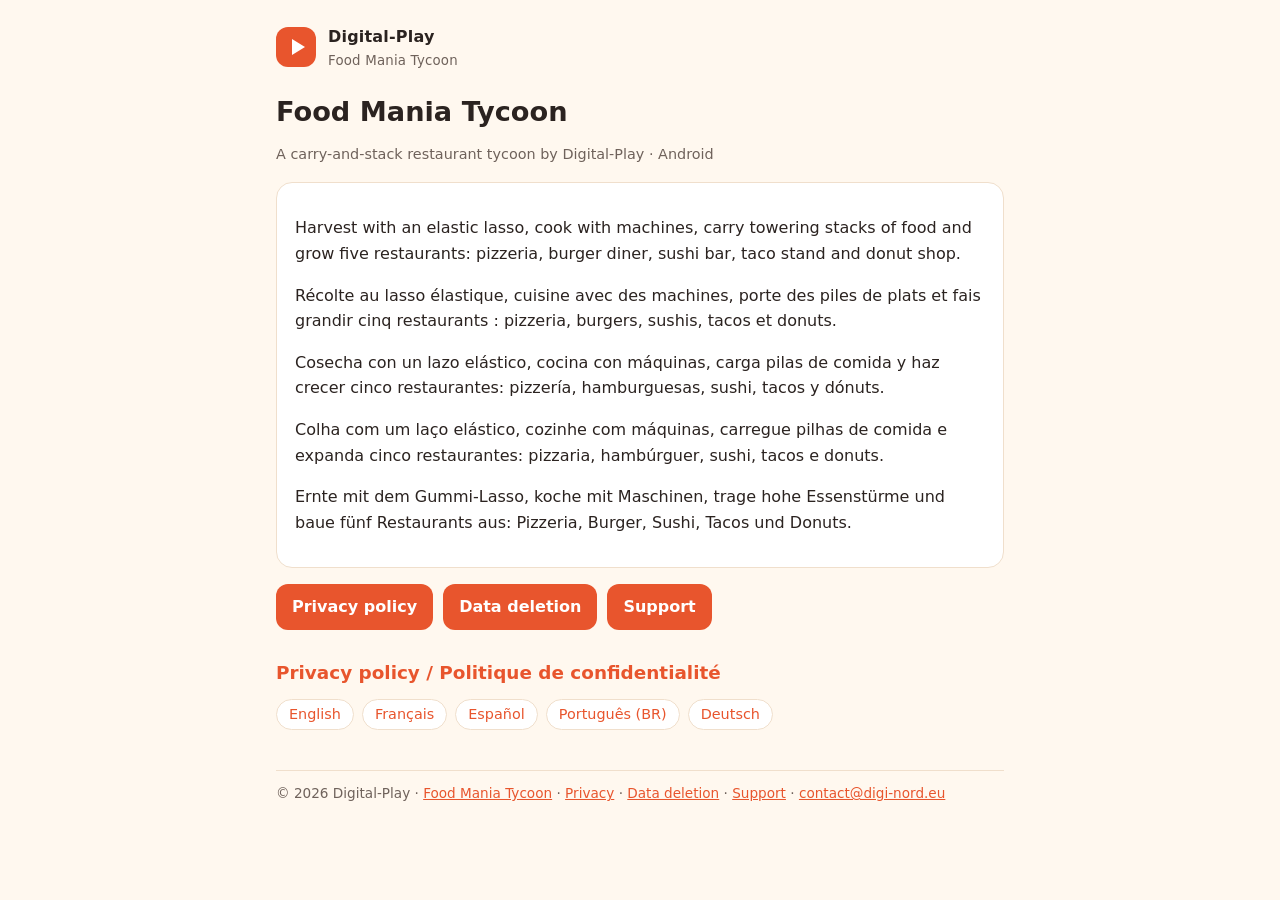
<file: index.html>
<!doctype html>
<html lang="en">
<head>
<meta charset="utf-8">
<meta name="viewport" content="width=device-width, initial-scale=1">
<title>Digital-Play | Food Mania Tycoon</title>
<link rel="stylesheet" href="style.css">
</head>
<body>
<div class="wrap">
<header><div class="logo" aria-hidden="true"></div><div class="brand">Digital-Play<small>Food Mania Tycoon</small></div></header>

<h1>Food Mania Tycoon</h1>
<p class="meta">A carry-and-stack restaurant tycoon by Digital-Play · Android</p>
<div class="card"><p lang="en">Harvest with an elastic lasso, cook with machines, carry towering stacks of food and grow five restaurants: pizzeria, burger diner, sushi bar, taco stand and donut shop.</p><p lang="fr">Récolte au lasso élastique, cuisine avec des machines, porte des piles de plats et fais grandir cinq restaurants : pizzeria, burgers, sushis, tacos et donuts.</p><p lang="es">Cosecha con un lazo elástico, cocina con máquinas, carga pilas de comida y haz crecer cinco restaurantes: pizzería, hamburguesas, sushi, tacos y dónuts.</p><p lang="pt-BR">Colha com um laço elástico, cozinhe com máquinas, carregue pilhas de comida e expanda cinco restaurantes: pizzaria, hambúrguer, sushi, tacos e donuts.</p><p lang="de">Ernte mit dem Gummi-Lasso, koche mit Maschinen, trage hohe Essenstürme und baue fünf Restaurants aus: Pizzeria, Burger, Sushi, Tacos und Donuts.</p></div>
<div class="btns"><a class="btn" href="privacy.html">Privacy policy</a><a class="btn" href="delete-data.html">Data deletion</a><a class="btn" href="support.html">Support</a></div>
<h2>Privacy policy / Politique de confidentialité</h2><nav class="langs"><a href="privacy-en.html">English</a><a href="privacy-fr.html">Français</a><a href="privacy-es.html">Español</a><a href="privacy-pt.html">Português (BR)</a><a href="privacy-de.html">Deutsch</a></nav>
<footer>© 2026 Digital-Play · <a href="index.html">Food Mania Tycoon</a> · <a href="privacy.html">Privacy</a> · <a href="delete-data.html">Data deletion</a> · <a href="support.html">Support</a> · <a href="mailto:contact@digi-nord.eu">contact@digi-nord.eu</a></footer>
</div>
</body>
</html>
</file>
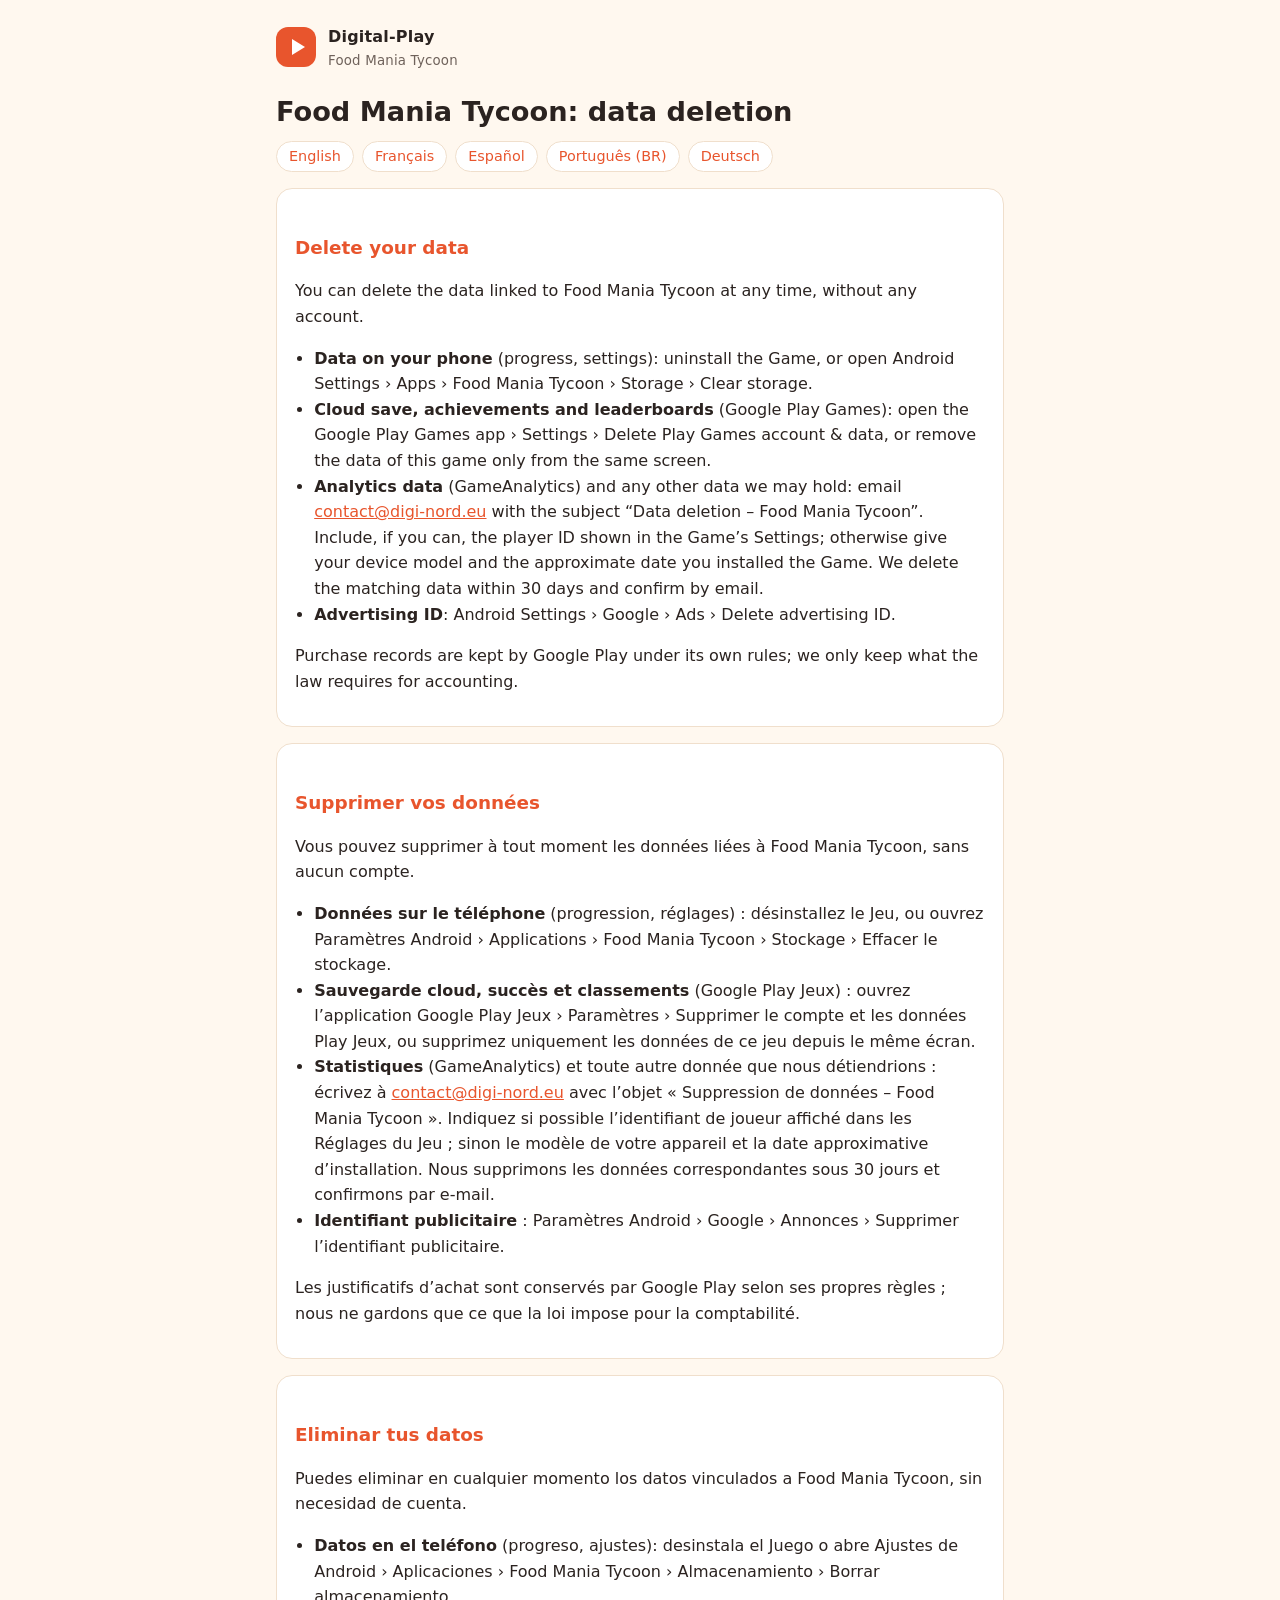
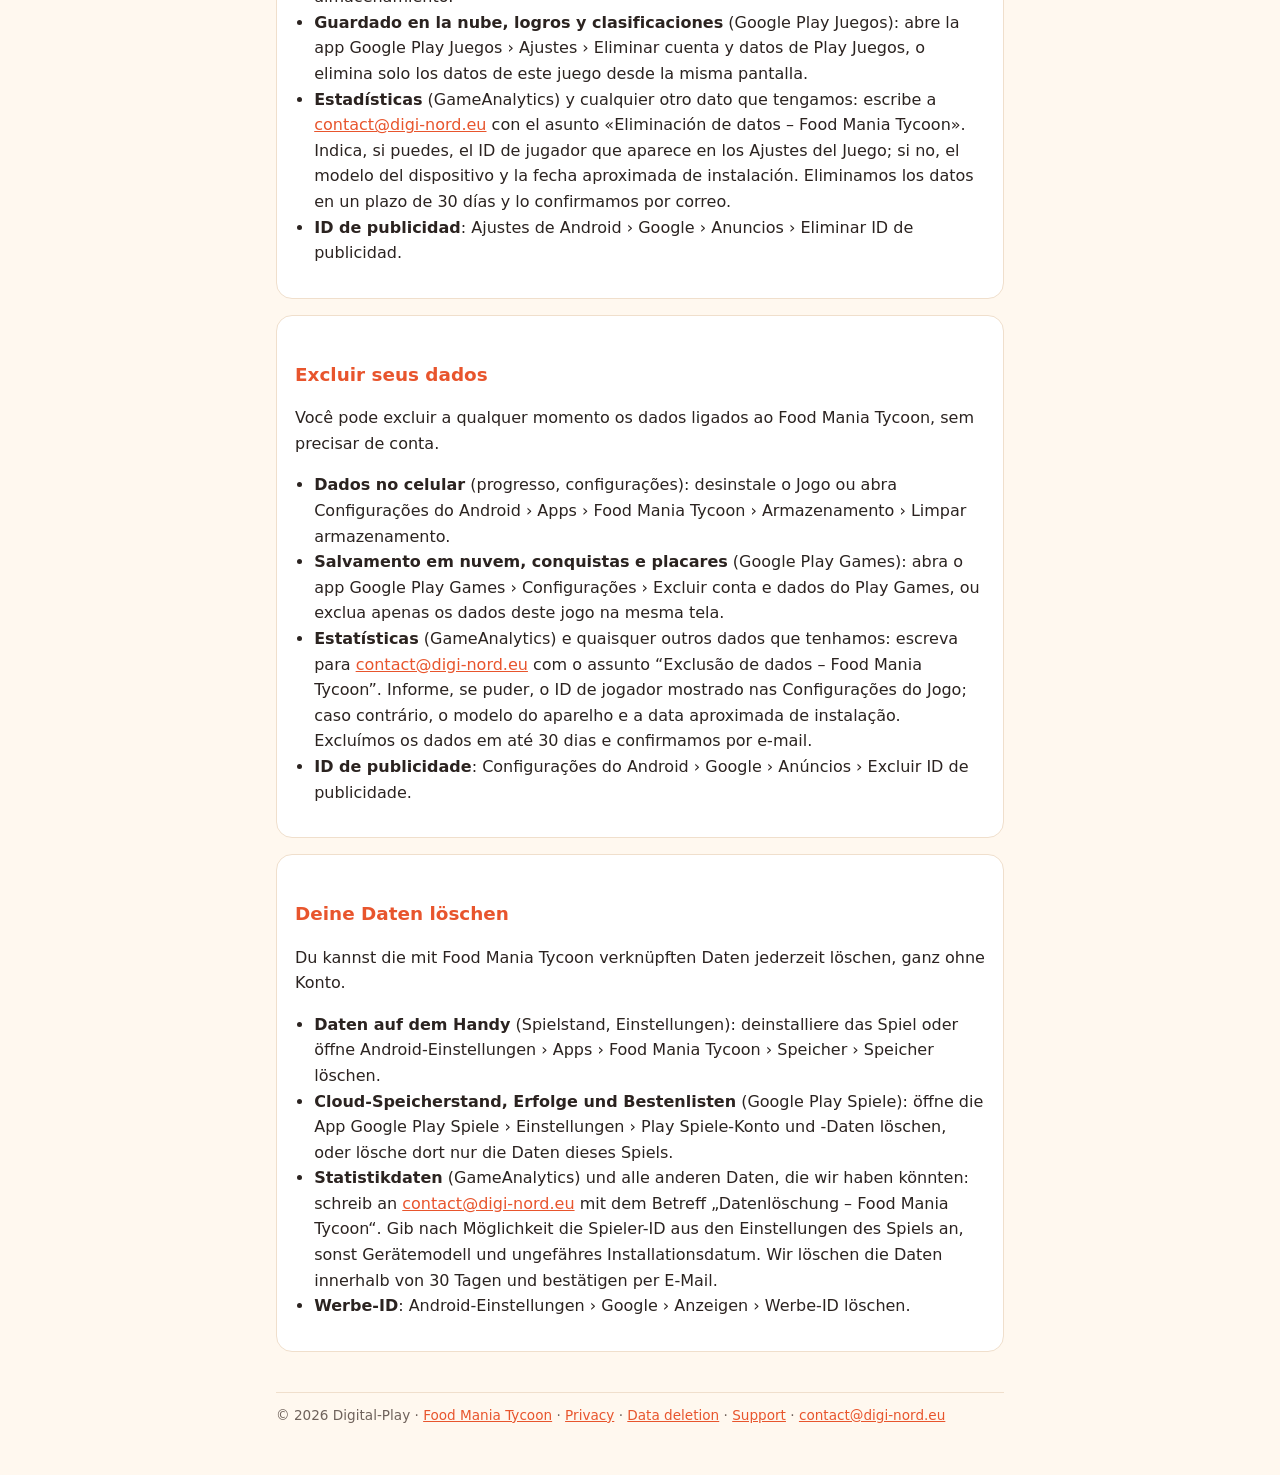
<file: delete-data.html>
<!doctype html>
<html lang="en">
<head>
<meta charset="utf-8">
<meta name="viewport" content="width=device-width, initial-scale=1">
<title>Data deletion | Food Mania Tycoon</title>
<link rel="stylesheet" href="style.css">
</head>
<body>
<div class="wrap">
<header><div class="logo" aria-hidden="true"></div><div class="brand">Digital-Play<small>Food Mania Tycoon</small></div></header>

<h1>Food Mania Tycoon: data deletion</h1>
<nav class="langs"><a href="#en">English</a><a href="#fr">Français</a><a href="#es">Español</a><a href="#pt">Português (BR)</a><a href="#de">Deutsch</a></nav>
<section class="card" id="en" lang="en"><h2>Delete your data</h2>
<p>You can delete the data linked to Food Mania Tycoon at any time, without any account.</p>
<ul><li><b>Data on your phone</b> (progress, settings): uninstall the Game, or open Android Settings › Apps › Food Mania Tycoon › Storage › Clear storage.</li>
<li><b>Cloud save, achievements and leaderboards</b> (Google Play Games): open the Google Play Games app › Settings › Delete Play Games account & data, or remove the data of this game only from the same screen.</li>
<li><b>Analytics data</b> (GameAnalytics) and any other data we may hold: email <a href="mailto:contact@digi-nord.eu">contact@digi-nord.eu</a> with the subject “Data deletion – Food Mania Tycoon”. Include, if you can, the player ID shown in the Game’s Settings; otherwise give your device model and the approximate date you installed the Game. We delete the matching data within 30 days and confirm by email.</li>
<li><b>Advertising ID</b>: Android Settings › Google › Ads › Delete advertising ID.</li></ul>
<p>Purchase records are kept by Google Play under its own rules; we only keep what the law requires for accounting.</p></section>
<section class="card" id="fr" lang="fr"><h2>Supprimer vos données</h2>
<p>Vous pouvez supprimer à tout moment les données liées à Food Mania Tycoon, sans aucun compte.</p>
<ul><li><b>Données sur le téléphone</b> (progression, réglages) : désinstallez le Jeu, ou ouvrez Paramètres Android › Applications › Food Mania Tycoon › Stockage › Effacer le stockage.</li>
<li><b>Sauvegarde cloud, succès et classements</b> (Google Play Jeux) : ouvrez l’application Google Play Jeux › Paramètres › Supprimer le compte et les données Play Jeux, ou supprimez uniquement les données de ce jeu depuis le même écran.</li>
<li><b>Statistiques</b> (GameAnalytics) et toute autre donnée que nous détiendrions : écrivez à <a href="mailto:contact@digi-nord.eu">contact@digi-nord.eu</a> avec l’objet « Suppression de données – Food Mania Tycoon ». Indiquez si possible l’identifiant de joueur affiché dans les Réglages du Jeu ; sinon le modèle de votre appareil et la date approximative d’installation. Nous supprimons les données correspondantes sous 30 jours et confirmons par e-mail.</li>
<li><b>Identifiant publicitaire</b> : Paramètres Android › Google › Annonces › Supprimer l’identifiant publicitaire.</li></ul>
<p>Les justificatifs d’achat sont conservés par Google Play selon ses propres règles ; nous ne gardons que ce que la loi impose pour la comptabilité.</p></section>
<section class="card" id="es" lang="es"><h2>Eliminar tus datos</h2>
<p>Puedes eliminar en cualquier momento los datos vinculados a Food Mania Tycoon, sin necesidad de cuenta.</p>
<ul><li><b>Datos en el teléfono</b> (progreso, ajustes): desinstala el Juego o abre Ajustes de Android › Aplicaciones › Food Mania Tycoon › Almacenamiento › Borrar almacenamiento.</li>
<li><b>Guardado en la nube, logros y clasificaciones</b> (Google Play Juegos): abre la app Google Play Juegos › Ajustes › Eliminar cuenta y datos de Play Juegos, o elimina solo los datos de este juego desde la misma pantalla.</li>
<li><b>Estadísticas</b> (GameAnalytics) y cualquier otro dato que tengamos: escribe a <a href="mailto:contact@digi-nord.eu">contact@digi-nord.eu</a> con el asunto «Eliminación de datos – Food Mania Tycoon». Indica, si puedes, el ID de jugador que aparece en los Ajustes del Juego; si no, el modelo del dispositivo y la fecha aproximada de instalación. Eliminamos los datos en un plazo de 30 días y lo confirmamos por correo.</li>
<li><b>ID de publicidad</b>: Ajustes de Android › Google › Anuncios › Eliminar ID de publicidad.</li></ul></section>
<section class="card" id="pt" lang="pt-BR"><h2>Excluir seus dados</h2>
<p>Você pode excluir a qualquer momento os dados ligados ao Food Mania Tycoon, sem precisar de conta.</p>
<ul><li><b>Dados no celular</b> (progresso, configurações): desinstale o Jogo ou abra Configurações do Android › Apps › Food Mania Tycoon › Armazenamento › Limpar armazenamento.</li>
<li><b>Salvamento em nuvem, conquistas e placares</b> (Google Play Games): abra o app Google Play Games › Configurações › Excluir conta e dados do Play Games, ou exclua apenas os dados deste jogo na mesma tela.</li>
<li><b>Estatísticas</b> (GameAnalytics) e quaisquer outros dados que tenhamos: escreva para <a href="mailto:contact@digi-nord.eu">contact@digi-nord.eu</a> com o assunto “Exclusão de dados – Food Mania Tycoon”. Informe, se puder, o ID de jogador mostrado nas Configurações do Jogo; caso contrário, o modelo do aparelho e a data aproximada de instalação. Excluímos os dados em até 30 dias e confirmamos por e-mail.</li>
<li><b>ID de publicidade</b>: Configurações do Android › Google › Anúncios › Excluir ID de publicidade.</li></ul></section>
<section class="card" id="de" lang="de"><h2>Deine Daten löschen</h2>
<p>Du kannst die mit Food Mania Tycoon verknüpften Daten jederzeit löschen, ganz ohne Konto.</p>
<ul><li><b>Daten auf dem Handy</b> (Spielstand, Einstellungen): deinstalliere das Spiel oder öffne Android-Einstellungen › Apps › Food Mania Tycoon › Speicher › Speicher löschen.</li>
<li><b>Cloud-Speicherstand, Erfolge und Bestenlisten</b> (Google Play Spiele): öffne die App Google Play Spiele › Einstellungen › Play Spiele-Konto und -Daten löschen, oder lösche dort nur die Daten dieses Spiels.</li>
<li><b>Statistikdaten</b> (GameAnalytics) und alle anderen Daten, die wir haben könnten: schreib an <a href="mailto:contact@digi-nord.eu">contact@digi-nord.eu</a> mit dem Betreff „Datenlöschung – Food Mania Tycoon“. Gib nach Möglichkeit die Spieler-ID aus den Einstellungen des Spiels an, sonst Gerätemodell und ungefähres Installationsdatum. Wir löschen die Daten innerhalb von 30 Tagen und bestätigen per E-Mail.</li>
<li><b>Werbe-ID</b>: Android-Einstellungen › Google › Anzeigen › Werbe-ID löschen.</li></ul></section>
<footer>© 2026 Digital-Play · <a href="index.html">Food Mania Tycoon</a> · <a href="privacy.html">Privacy</a> · <a href="delete-data.html">Data deletion</a> · <a href="support.html">Support</a> · <a href="mailto:contact@digi-nord.eu">contact@digi-nord.eu</a></footer>
</div>
</body>
</html>
</file>
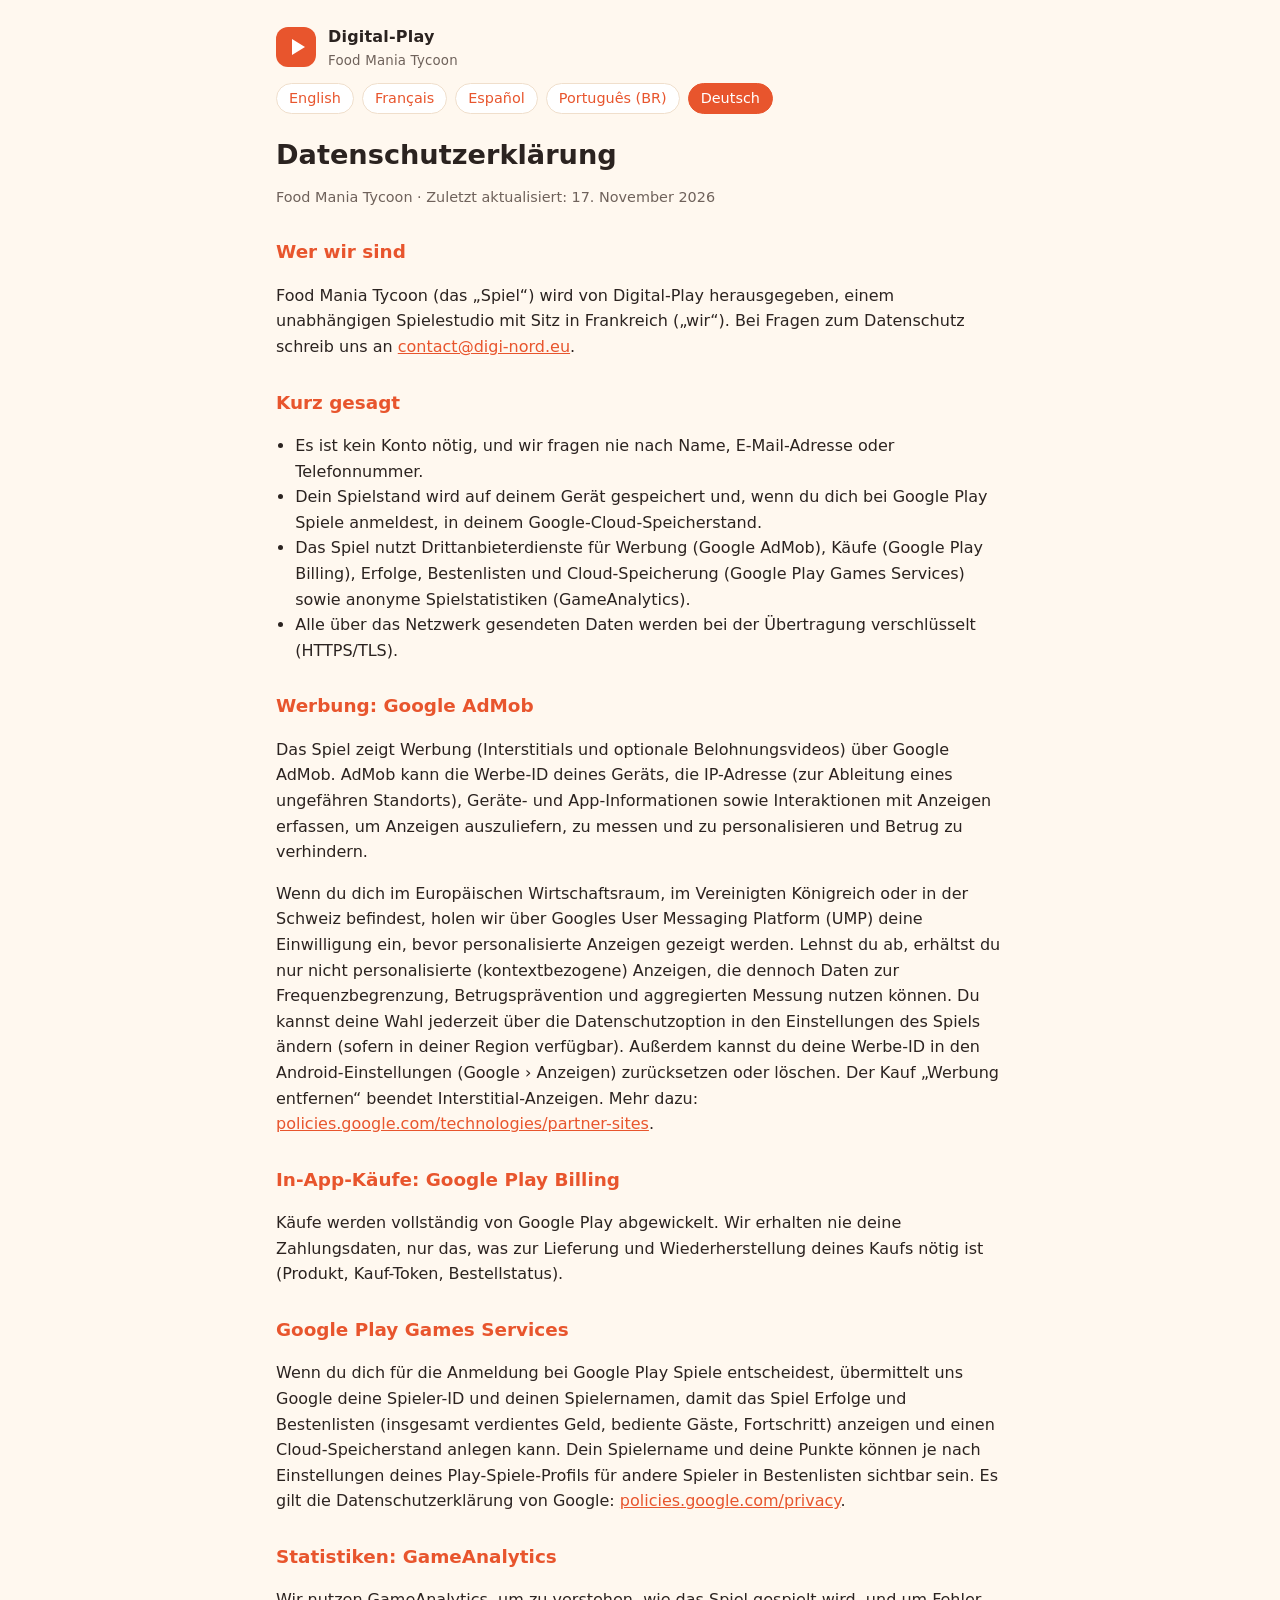
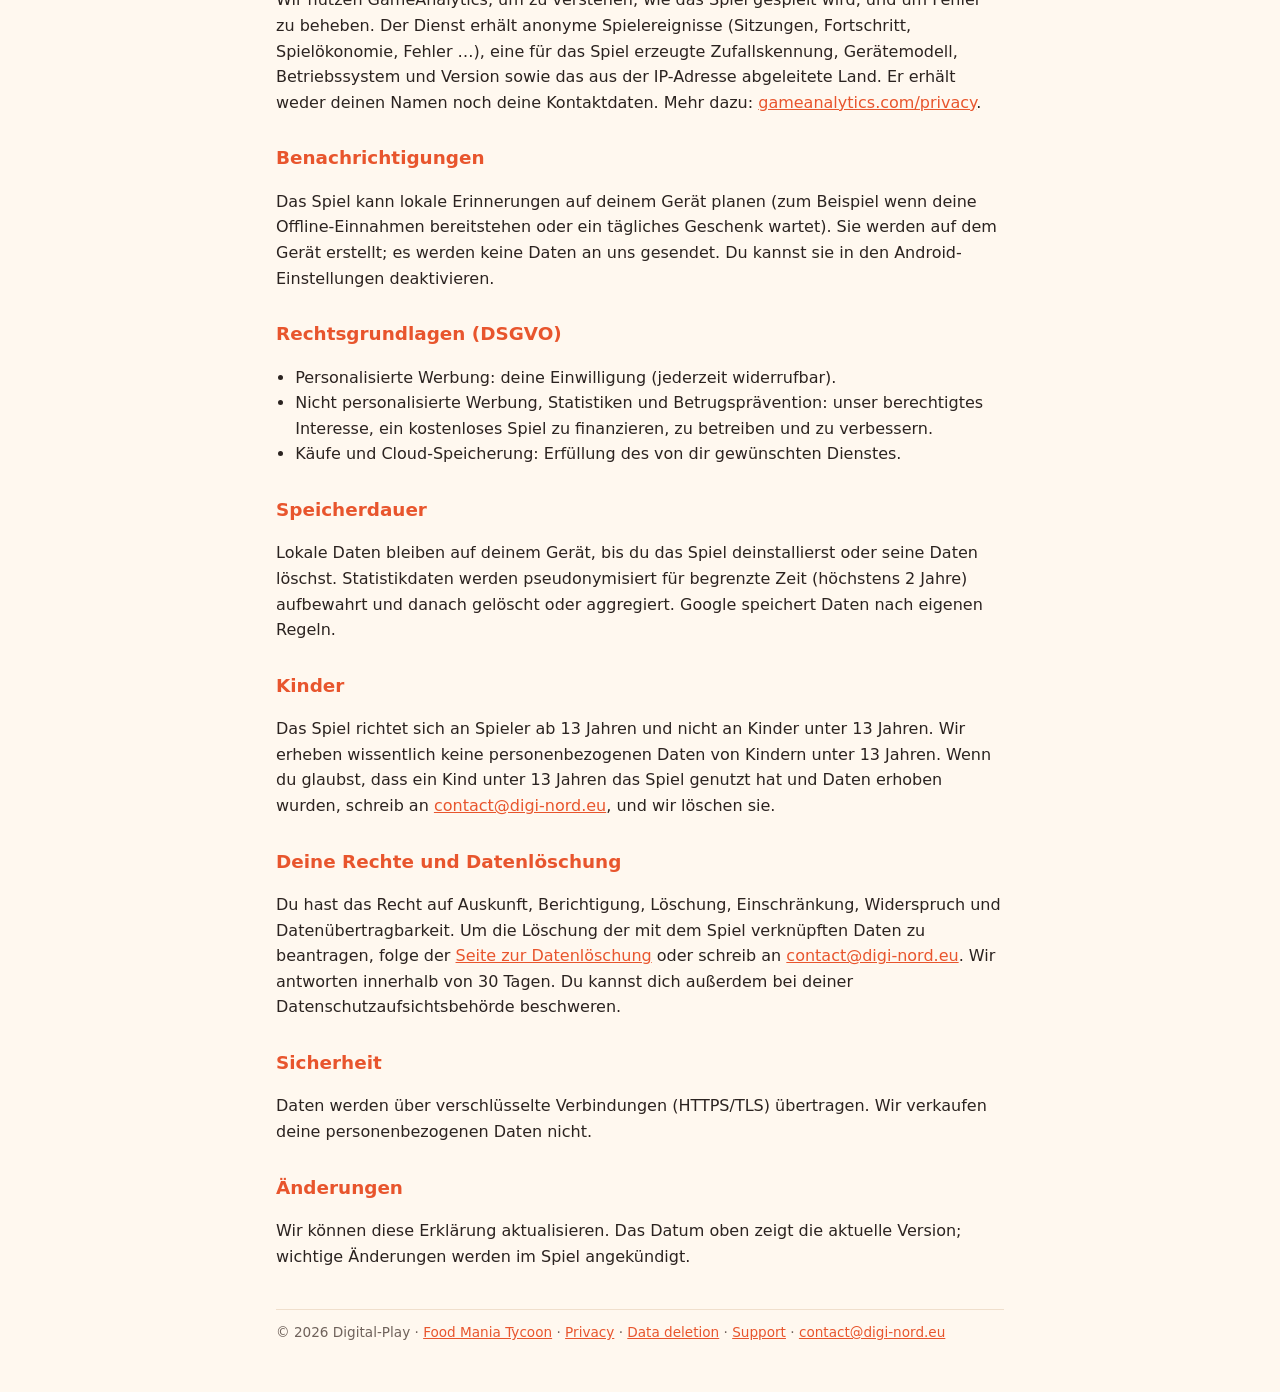
<file: privacy-de.html>
<!doctype html>
<html lang="de">
<head>
<meta charset="utf-8">
<meta name="viewport" content="width=device-width, initial-scale=1">
<title>Datenschutzerklärung | Food Mania Tycoon</title>
<link rel="stylesheet" href="style.css">
</head>
<body>
<div class="wrap">
<header><div class="logo" aria-hidden="true"></div><div class="brand">Digital-Play<small>Food Mania Tycoon</small></div></header>
<nav class="langs">
<a href="privacy-en.html" hreflang="en">English</a>
<a href="privacy-fr.html" hreflang="fr">Français</a>
<a href="privacy-es.html" hreflang="es">Español</a>
<a href="privacy-pt.html" hreflang="pt-BR">Português (BR)</a>
<a href="privacy-de.html" class="on" hreflang="de">Deutsch</a>
</nav>
<h1>Datenschutzerklärung</h1>
<p class="meta">Food Mania Tycoon · Zuletzt aktualisiert: 17. November 2026</p>
<h2>Wer wir sind</h2>
<p>Food Mania Tycoon (das „Spiel“) wird von Digital-Play herausgegeben, einem unabhängigen Spielestudio mit Sitz in Frankreich („wir“). Bei Fragen zum Datenschutz schreib uns an <a href="mailto:contact@digi-nord.eu">contact@digi-nord.eu</a>.</p>
<h2>Kurz gesagt</h2>
<ul><li>Es ist kein Konto nötig, und wir fragen nie nach Name, E-Mail-Adresse oder Telefonnummer.</li><li>Dein Spielstand wird auf deinem Gerät gespeichert und, wenn du dich bei Google Play Spiele anmeldest, in deinem Google-Cloud-Speicherstand.</li><li>Das Spiel nutzt Drittanbieterdienste für Werbung (Google AdMob), Käufe (Google Play Billing), Erfolge, Bestenlisten und Cloud-Speicherung (Google Play Games Services) sowie anonyme Spielstatistiken (GameAnalytics).</li><li>Alle über das Netzwerk gesendeten Daten werden bei der Übertragung verschlüsselt (HTTPS/TLS).</li></ul>
<h2>Werbung: Google AdMob</h2>
<p>Das Spiel zeigt Werbung (Interstitials und optionale Belohnungsvideos) über Google AdMob. AdMob kann die Werbe-ID deines Geräts, die IP-Adresse (zur Ableitung eines ungefähren Standorts), Geräte- und App-Informationen sowie Interaktionen mit Anzeigen erfassen, um Anzeigen auszuliefern, zu messen und zu personalisieren und Betrug zu verhindern.</p><p>Wenn du dich im Europäischen Wirtschaftsraum, im Vereinigten Königreich oder in der Schweiz befindest, holen wir über Googles User Messaging Platform (UMP) deine Einwilligung ein, bevor personalisierte Anzeigen gezeigt werden. Lehnst du ab, erhältst du nur nicht personalisierte (kontextbezogene) Anzeigen, die dennoch Daten zur Frequenzbegrenzung, Betrugsprävention und aggregierten Messung nutzen können. Du kannst deine Wahl jederzeit über die Datenschutzoption in den Einstellungen des Spiels ändern (sofern in deiner Region verfügbar). Außerdem kannst du deine Werbe-ID in den Android-Einstellungen (Google › Anzeigen) zurücksetzen oder löschen. Der Kauf „Werbung entfernen“ beendet Interstitial-Anzeigen. Mehr dazu: <a href="https://policies.google.com/technologies/partner-sites">policies.google.com/technologies/partner-sites</a>.</p>
<h2>In-App-Käufe: Google Play Billing</h2>
<p>Käufe werden vollständig von Google Play abgewickelt. Wir erhalten nie deine Zahlungsdaten, nur das, was zur Lieferung und Wiederherstellung deines Kaufs nötig ist (Produkt, Kauf-Token, Bestellstatus).</p>
<h2>Google Play Games Services</h2>
<p>Wenn du dich für die Anmeldung bei Google Play Spiele entscheidest, übermittelt uns Google deine Spieler-ID und deinen Spielernamen, damit das Spiel Erfolge und Bestenlisten (insgesamt verdientes Geld, bediente Gäste, Fortschritt) anzeigen und einen Cloud-Speicherstand anlegen kann. Dein Spielername und deine Punkte können je nach Einstellungen deines Play-Spiele-Profils für andere Spieler in Bestenlisten sichtbar sein. Es gilt die Datenschutzerklärung von Google: <a href="https://policies.google.com/privacy">policies.google.com/privacy</a>.</p>
<h2>Statistiken: GameAnalytics</h2>
<p>Wir nutzen GameAnalytics, um zu verstehen, wie das Spiel gespielt wird, und um Fehler zu beheben. Der Dienst erhält anonyme Spielereignisse (Sitzungen, Fortschritt, Spielökonomie, Fehler …), eine für das Spiel erzeugte Zufallskennung, Gerätemodell, Betriebssystem und Version sowie das aus der IP-Adresse abgeleitete Land. Er erhält weder deinen Namen noch deine Kontaktdaten. Mehr dazu: <a href="https://gameanalytics.com/privacy">gameanalytics.com/privacy</a>.</p>
<h2>Benachrichtigungen</h2>
<p>Das Spiel kann lokale Erinnerungen auf deinem Gerät planen (zum Beispiel wenn deine Offline-Einnahmen bereitstehen oder ein tägliches Geschenk wartet). Sie werden auf dem Gerät erstellt; es werden keine Daten an uns gesendet. Du kannst sie in den Android-Einstellungen deaktivieren.</p>
<h2>Rechtsgrundlagen (DSGVO)</h2>
<ul><li>Personalisierte Werbung: deine Einwilligung (jederzeit widerrufbar).</li><li>Nicht personalisierte Werbung, Statistiken und Betrugsprävention: unser berechtigtes Interesse, ein kostenloses Spiel zu finanzieren, zu betreiben und zu verbessern.</li><li>Käufe und Cloud-Speicherung: Erfüllung des von dir gewünschten Dienstes.</li></ul>
<h2>Speicherdauer</h2>
<p>Lokale Daten bleiben auf deinem Gerät, bis du das Spiel deinstallierst oder seine Daten löschst. Statistikdaten werden pseudonymisiert für begrenzte Zeit (höchstens 2 Jahre) aufbewahrt und danach gelöscht oder aggregiert. Google speichert Daten nach eigenen Regeln.</p>
<h2>Kinder</h2>
<p>Das Spiel richtet sich an Spieler ab 13 Jahren und nicht an Kinder unter 13 Jahren. Wir erheben wissentlich keine personenbezogenen Daten von Kindern unter 13 Jahren. Wenn du glaubst, dass ein Kind unter 13 Jahren das Spiel genutzt hat und Daten erhoben wurden, schreib an <a href="mailto:contact@digi-nord.eu">contact@digi-nord.eu</a>, und wir löschen sie.</p>
<h2>Deine Rechte und Datenlöschung</h2>
<p>Du hast das Recht auf Auskunft, Berichtigung, Löschung, Einschränkung, Widerspruch und Datenübertragbarkeit. Um die Löschung der mit dem Spiel verknüpften Daten zu beantragen, folge der <a href="delete-data.html">Seite zur Datenlöschung</a> oder schreib an <a href="mailto:contact@digi-nord.eu">contact@digi-nord.eu</a>. Wir antworten innerhalb von 30 Tagen. Du kannst dich außerdem bei deiner Datenschutzaufsichtsbehörde beschweren.</p>
<h2>Sicherheit</h2>
<p>Daten werden über verschlüsselte Verbindungen (HTTPS/TLS) übertragen. Wir verkaufen deine personenbezogenen Daten nicht.</p>
<h2>Änderungen</h2>
<p>Wir können diese Erklärung aktualisieren. Das Datum oben zeigt die aktuelle Version; wichtige Änderungen werden im Spiel angekündigt.</p>
<footer>© 2026 Digital-Play · <a href="index.html">Food Mania Tycoon</a> · <a href="privacy.html">Privacy</a> · <a href="delete-data.html">Data deletion</a> · <a href="support.html">Support</a> · <a href="mailto:contact@digi-nord.eu">contact@digi-nord.eu</a></footer>
</div>
</body>
</html>
</file>
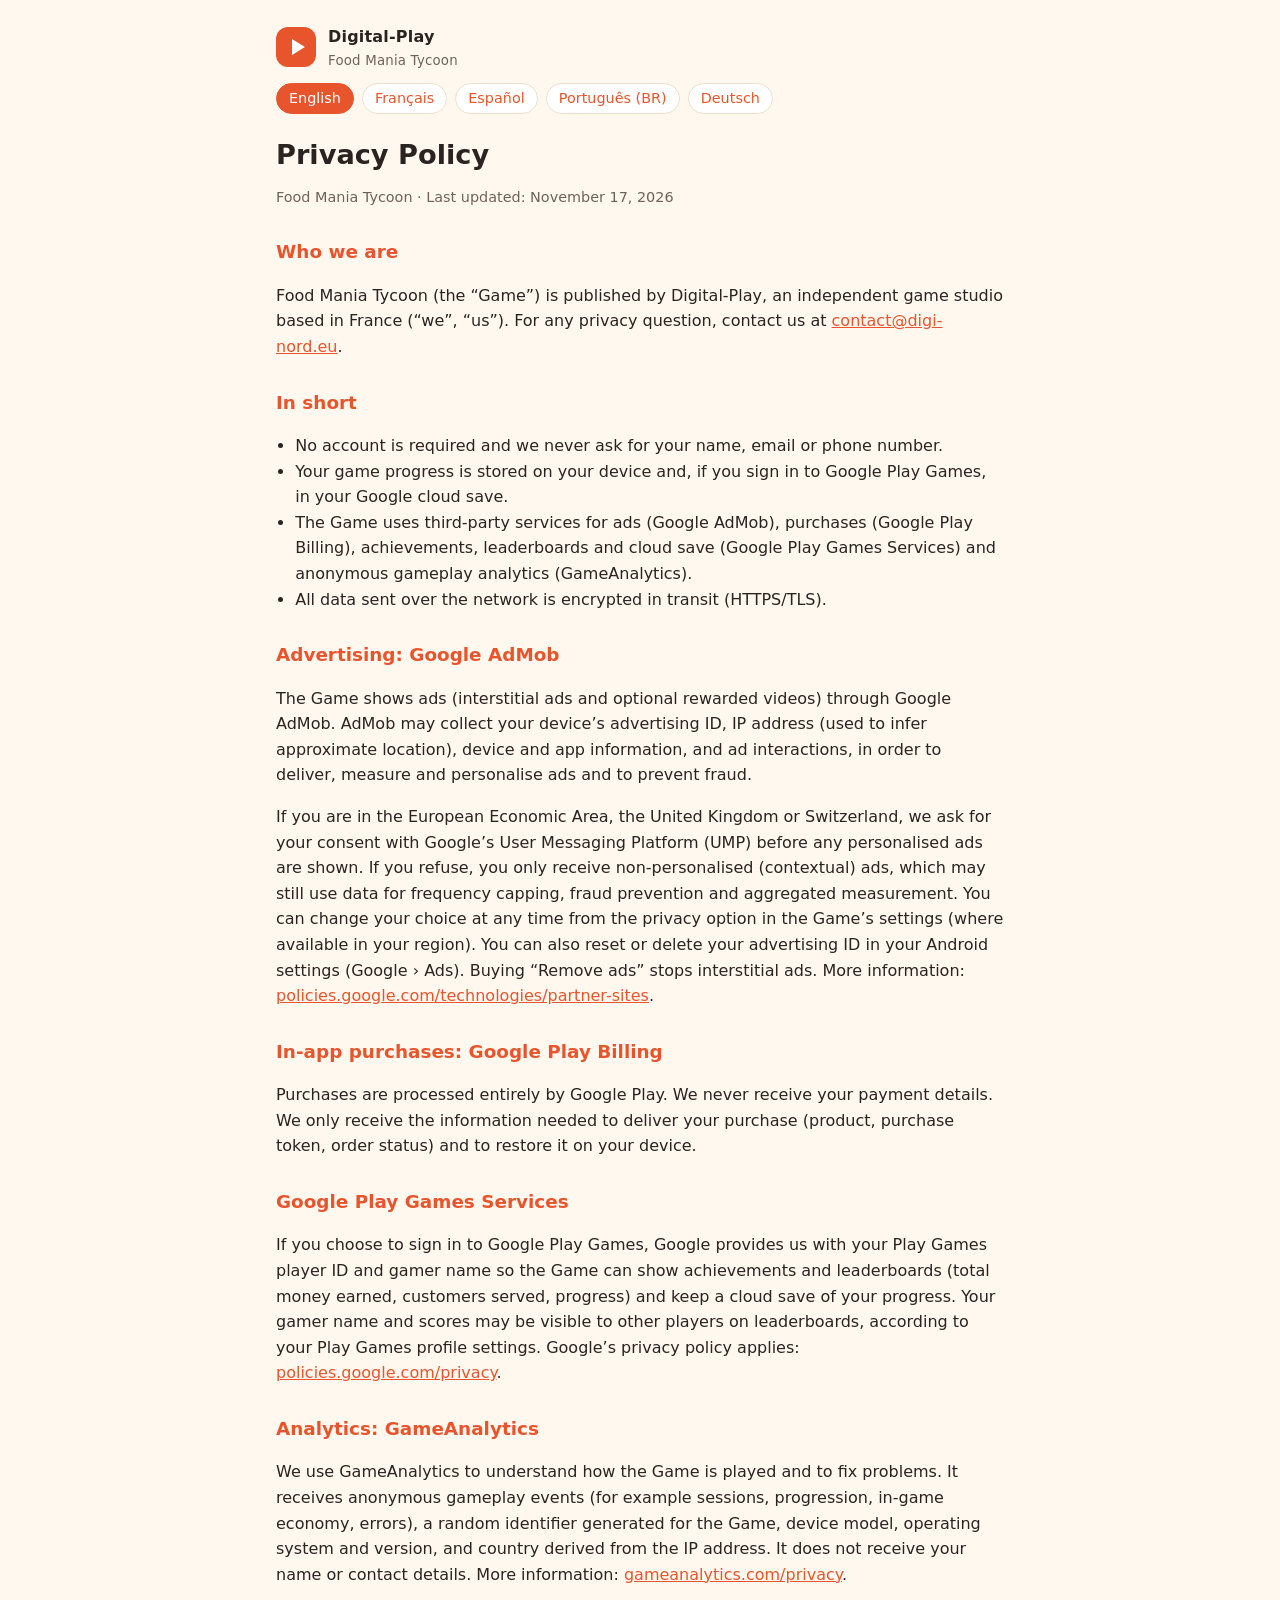
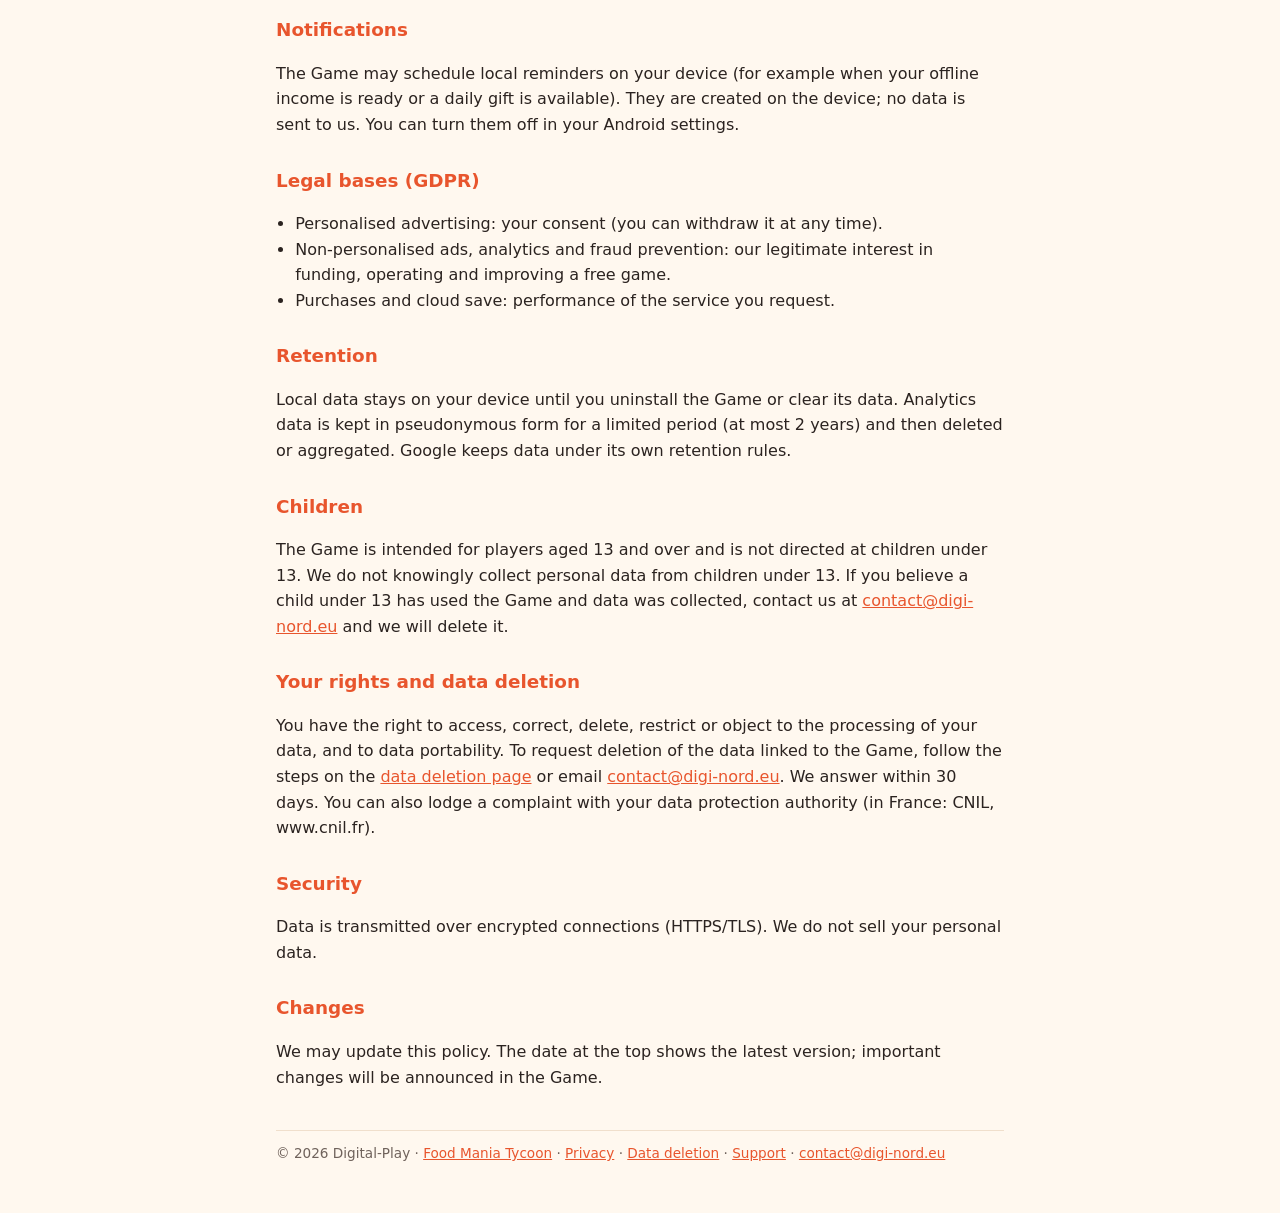
<file: privacy-en.html>
<!doctype html>
<html lang="en">
<head>
<meta charset="utf-8">
<meta name="viewport" content="width=device-width, initial-scale=1">
<title>Privacy Policy | Food Mania Tycoon</title>
<link rel="stylesheet" href="style.css">
</head>
<body>
<div class="wrap">
<header><div class="logo" aria-hidden="true"></div><div class="brand">Digital-Play<small>Food Mania Tycoon</small></div></header>
<nav class="langs">
<a href="privacy-en.html" class="on" hreflang="en">English</a>
<a href="privacy-fr.html" hreflang="fr">Français</a>
<a href="privacy-es.html" hreflang="es">Español</a>
<a href="privacy-pt.html" hreflang="pt-BR">Português (BR)</a>
<a href="privacy-de.html" hreflang="de">Deutsch</a>
</nav>
<h1>Privacy Policy</h1>
<p class="meta">Food Mania Tycoon · Last updated: November 17, 2026</p>
<h2>Who we are</h2>
<p>Food Mania Tycoon (the “Game”) is published by Digital-Play, an independent game studio based in France (“we”, “us”). For any privacy question, contact us at <a href="mailto:contact@digi-nord.eu">contact@digi-nord.eu</a>.</p>
<h2>In short</h2>
<ul><li>No account is required and we never ask for your name, email or phone number.</li><li>Your game progress is stored on your device and, if you sign in to Google Play Games, in your Google cloud save.</li><li>The Game uses third-party services for ads (Google AdMob), purchases (Google Play Billing), achievements, leaderboards and cloud save (Google Play Games Services) and anonymous gameplay analytics (GameAnalytics).</li><li>All data sent over the network is encrypted in transit (HTTPS/TLS).</li></ul>
<h2>Advertising: Google AdMob</h2>
<p>The Game shows ads (interstitial ads and optional rewarded videos) through Google AdMob. AdMob may collect your device’s advertising ID, IP address (used to infer approximate location), device and app information, and ad interactions, in order to deliver, measure and personalise ads and to prevent fraud.</p><p>If you are in the European Economic Area, the United Kingdom or Switzerland, we ask for your consent with Google’s User Messaging Platform (UMP) before any personalised ads are shown. If you refuse, you only receive non-personalised (contextual) ads, which may still use data for frequency capping, fraud prevention and aggregated measurement. You can change your choice at any time from the privacy option in the Game’s settings (where available in your region). You can also reset or delete your advertising ID in your Android settings (Google › Ads). Buying “Remove ads” stops interstitial ads. More information: <a href="https://policies.google.com/technologies/partner-sites">policies.google.com/technologies/partner-sites</a>.</p>
<h2>In-app purchases: Google Play Billing</h2>
<p>Purchases are processed entirely by Google Play. We never receive your payment details. We only receive the information needed to deliver your purchase (product, purchase token, order status) and to restore it on your device.</p>
<h2>Google Play Games Services</h2>
<p>If you choose to sign in to Google Play Games, Google provides us with your Play Games player ID and gamer name so the Game can show achievements and leaderboards (total money earned, customers served, progress) and keep a cloud save of your progress. Your gamer name and scores may be visible to other players on leaderboards, according to your Play Games profile settings. Google’s privacy policy applies: <a href="https://policies.google.com/privacy">policies.google.com/privacy</a>.</p>
<h2>Analytics: GameAnalytics</h2>
<p>We use GameAnalytics to understand how the Game is played and to fix problems. It receives anonymous gameplay events (for example sessions, progression, in-game economy, errors), a random identifier generated for the Game, device model, operating system and version, and country derived from the IP address. It does not receive your name or contact details. More information: <a href="https://gameanalytics.com/privacy">gameanalytics.com/privacy</a>.</p>
<h2>Notifications</h2>
<p>The Game may schedule local reminders on your device (for example when your offline income is ready or a daily gift is available). They are created on the device; no data is sent to us. You can turn them off in your Android settings.</p>
<h2>Legal bases (GDPR)</h2>
<ul><li>Personalised advertising: your consent (you can withdraw it at any time).</li><li>Non-personalised ads, analytics and fraud prevention: our legitimate interest in funding, operating and improving a free game.</li><li>Purchases and cloud save: performance of the service you request.</li></ul>
<h2>Retention</h2>
<p>Local data stays on your device until you uninstall the Game or clear its data. Analytics data is kept in pseudonymous form for a limited period (at most 2 years) and then deleted or aggregated. Google keeps data under its own retention rules.</p>
<h2>Children</h2>
<p>The Game is intended for players aged 13 and over and is not directed at children under 13. We do not knowingly collect personal data from children under 13. If you believe a child under 13 has used the Game and data was collected, contact us at <a href="mailto:contact@digi-nord.eu">contact@digi-nord.eu</a> and we will delete it.</p>
<h2>Your rights and data deletion</h2>
<p>You have the right to access, correct, delete, restrict or object to the processing of your data, and to data portability. To request deletion of the data linked to the Game, follow the steps on the <a href="delete-data.html">data deletion page</a> or email <a href="mailto:contact@digi-nord.eu">contact@digi-nord.eu</a>. We answer within 30 days. You can also lodge a complaint with your data protection authority (in France: CNIL, www.cnil.fr).</p>
<h2>Security</h2>
<p>Data is transmitted over encrypted connections (HTTPS/TLS). We do not sell your personal data.</p>
<h2>Changes</h2>
<p>We may update this policy. The date at the top shows the latest version; important changes will be announced in the Game.</p>
<footer>© 2026 Digital-Play · <a href="index.html">Food Mania Tycoon</a> · <a href="privacy.html">Privacy</a> · <a href="delete-data.html">Data deletion</a> · <a href="support.html">Support</a> · <a href="mailto:contact@digi-nord.eu">contact@digi-nord.eu</a></footer>
</div>
</body>
</html>
</file>
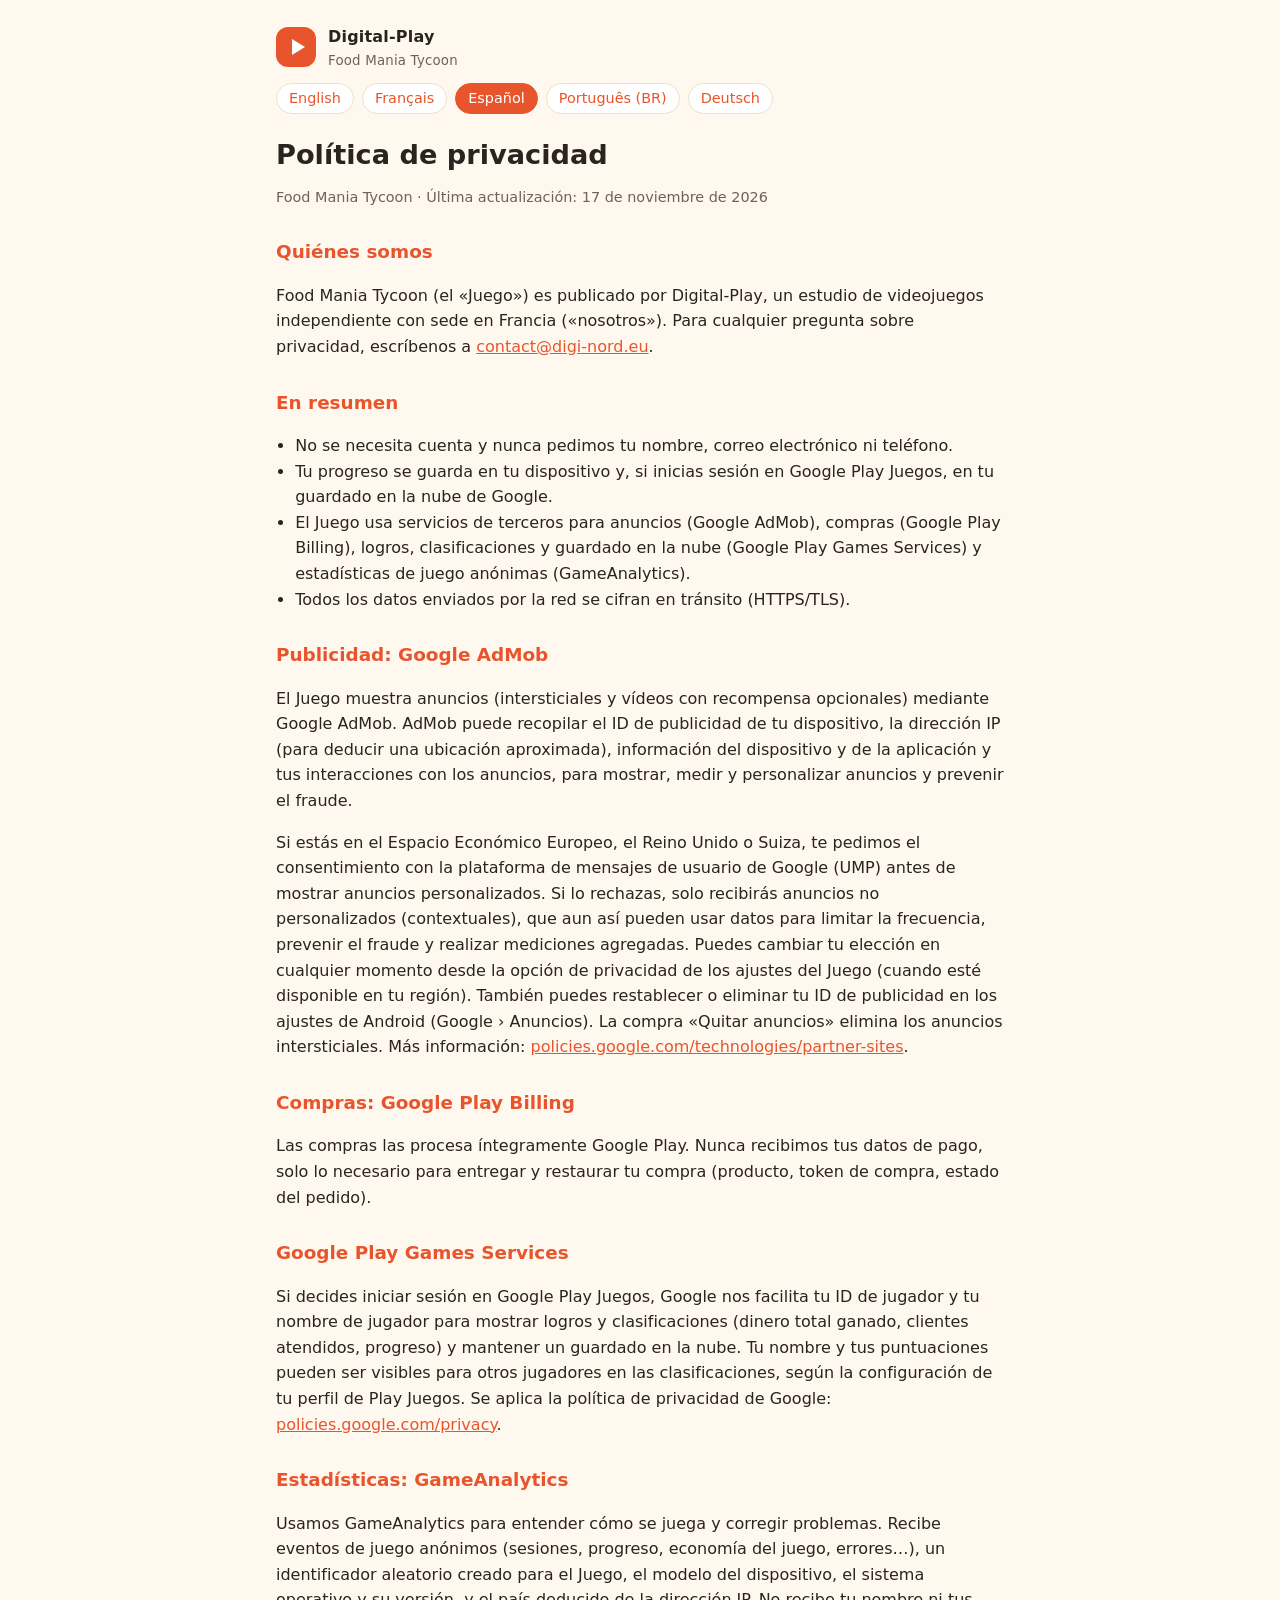
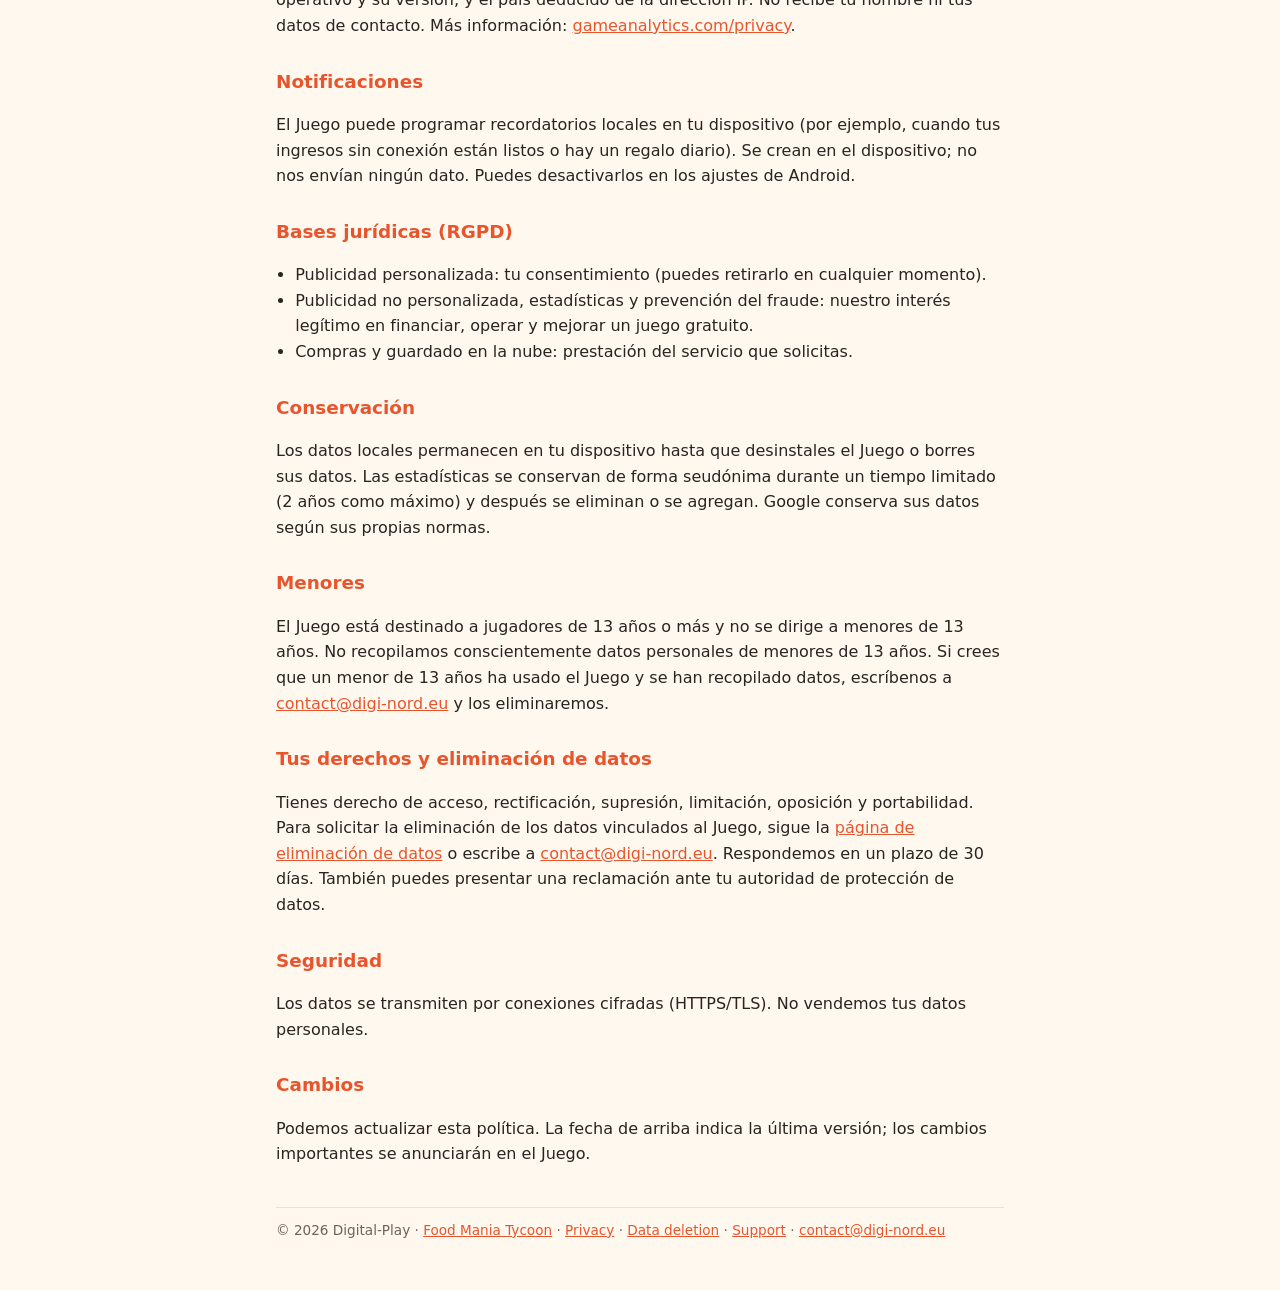
<file: privacy-es.html>
<!doctype html>
<html lang="es">
<head>
<meta charset="utf-8">
<meta name="viewport" content="width=device-width, initial-scale=1">
<title>Política de privacidad | Food Mania Tycoon</title>
<link rel="stylesheet" href="style.css">
</head>
<body>
<div class="wrap">
<header><div class="logo" aria-hidden="true"></div><div class="brand">Digital-Play<small>Food Mania Tycoon</small></div></header>
<nav class="langs">
<a href="privacy-en.html" hreflang="en">English</a>
<a href="privacy-fr.html" hreflang="fr">Français</a>
<a href="privacy-es.html" class="on" hreflang="es">Español</a>
<a href="privacy-pt.html" hreflang="pt-BR">Português (BR)</a>
<a href="privacy-de.html" hreflang="de">Deutsch</a>
</nav>
<h1>Política de privacidad</h1>
<p class="meta">Food Mania Tycoon · Última actualización: 17 de noviembre de 2026</p>
<h2>Quiénes somos</h2>
<p>Food Mania Tycoon (el «Juego») es publicado por Digital-Play, un estudio de videojuegos independiente con sede en Francia («nosotros»). Para cualquier pregunta sobre privacidad, escríbenos a <a href="mailto:contact@digi-nord.eu">contact@digi-nord.eu</a>.</p>
<h2>En resumen</h2>
<ul><li>No se necesita cuenta y nunca pedimos tu nombre, correo electrónico ni teléfono.</li><li>Tu progreso se guarda en tu dispositivo y, si inicias sesión en Google Play Juegos, en tu guardado en la nube de Google.</li><li>El Juego usa servicios de terceros para anuncios (Google AdMob), compras (Google Play Billing), logros, clasificaciones y guardado en la nube (Google Play Games Services) y estadísticas de juego anónimas (GameAnalytics).</li><li>Todos los datos enviados por la red se cifran en tránsito (HTTPS/TLS).</li></ul>
<h2>Publicidad: Google AdMob</h2>
<p>El Juego muestra anuncios (intersticiales y vídeos con recompensa opcionales) mediante Google AdMob. AdMob puede recopilar el ID de publicidad de tu dispositivo, la dirección IP (para deducir una ubicación aproximada), información del dispositivo y de la aplicación y tus interacciones con los anuncios, para mostrar, medir y personalizar anuncios y prevenir el fraude.</p><p>Si estás en el Espacio Económico Europeo, el Reino Unido o Suiza, te pedimos el consentimiento con la plataforma de mensajes de usuario de Google (UMP) antes de mostrar anuncios personalizados. Si lo rechazas, solo recibirás anuncios no personalizados (contextuales), que aun así pueden usar datos para limitar la frecuencia, prevenir el fraude y realizar mediciones agregadas. Puedes cambiar tu elección en cualquier momento desde la opción de privacidad de los ajustes del Juego (cuando esté disponible en tu región). También puedes restablecer o eliminar tu ID de publicidad en los ajustes de Android (Google › Anuncios). La compra «Quitar anuncios» elimina los anuncios intersticiales. Más información: <a href="https://policies.google.com/technologies/partner-sites">policies.google.com/technologies/partner-sites</a>.</p>
<h2>Compras: Google Play Billing</h2>
<p>Las compras las procesa íntegramente Google Play. Nunca recibimos tus datos de pago, solo lo necesario para entregar y restaurar tu compra (producto, token de compra, estado del pedido).</p>
<h2>Google Play Games Services</h2>
<p>Si decides iniciar sesión en Google Play Juegos, Google nos facilita tu ID de jugador y tu nombre de jugador para mostrar logros y clasificaciones (dinero total ganado, clientes atendidos, progreso) y mantener un guardado en la nube. Tu nombre y tus puntuaciones pueden ser visibles para otros jugadores en las clasificaciones, según la configuración de tu perfil de Play Juegos. Se aplica la política de privacidad de Google: <a href="https://policies.google.com/privacy">policies.google.com/privacy</a>.</p>
<h2>Estadísticas: GameAnalytics</h2>
<p>Usamos GameAnalytics para entender cómo se juega y corregir problemas. Recibe eventos de juego anónimos (sesiones, progreso, economía del juego, errores…), un identificador aleatorio creado para el Juego, el modelo del dispositivo, el sistema operativo y su versión, y el país deducido de la dirección IP. No recibe tu nombre ni tus datos de contacto. Más información: <a href="https://gameanalytics.com/privacy">gameanalytics.com/privacy</a>.</p>
<h2>Notificaciones</h2>
<p>El Juego puede programar recordatorios locales en tu dispositivo (por ejemplo, cuando tus ingresos sin conexión están listos o hay un regalo diario). Se crean en el dispositivo; no nos envían ningún dato. Puedes desactivarlos en los ajustes de Android.</p>
<h2>Bases jurídicas (RGPD)</h2>
<ul><li>Publicidad personalizada: tu consentimiento (puedes retirarlo en cualquier momento).</li><li>Publicidad no personalizada, estadísticas y prevención del fraude: nuestro interés legítimo en financiar, operar y mejorar un juego gratuito.</li><li>Compras y guardado en la nube: prestación del servicio que solicitas.</li></ul>
<h2>Conservación</h2>
<p>Los datos locales permanecen en tu dispositivo hasta que desinstales el Juego o borres sus datos. Las estadísticas se conservan de forma seudónima durante un tiempo limitado (2 años como máximo) y después se eliminan o se agregan. Google conserva sus datos según sus propias normas.</p>
<h2>Menores</h2>
<p>El Juego está destinado a jugadores de 13 años o más y no se dirige a menores de 13 años. No recopilamos conscientemente datos personales de menores de 13 años. Si crees que un menor de 13 años ha usado el Juego y se han recopilado datos, escríbenos a <a href="mailto:contact@digi-nord.eu">contact@digi-nord.eu</a> y los eliminaremos.</p>
<h2>Tus derechos y eliminación de datos</h2>
<p>Tienes derecho de acceso, rectificación, supresión, limitación, oposición y portabilidad. Para solicitar la eliminación de los datos vinculados al Juego, sigue la <a href="delete-data.html">página de eliminación de datos</a> o escribe a <a href="mailto:contact@digi-nord.eu">contact@digi-nord.eu</a>. Respondemos en un plazo de 30 días. También puedes presentar una reclamación ante tu autoridad de protección de datos.</p>
<h2>Seguridad</h2>
<p>Los datos se transmiten por conexiones cifradas (HTTPS/TLS). No vendemos tus datos personales.</p>
<h2>Cambios</h2>
<p>Podemos actualizar esta política. La fecha de arriba indica la última versión; los cambios importantes se anunciarán en el Juego.</p>
<footer>© 2026 Digital-Play · <a href="index.html">Food Mania Tycoon</a> · <a href="privacy.html">Privacy</a> · <a href="delete-data.html">Data deletion</a> · <a href="support.html">Support</a> · <a href="mailto:contact@digi-nord.eu">contact@digi-nord.eu</a></footer>
</div>
</body>
</html>
</file>
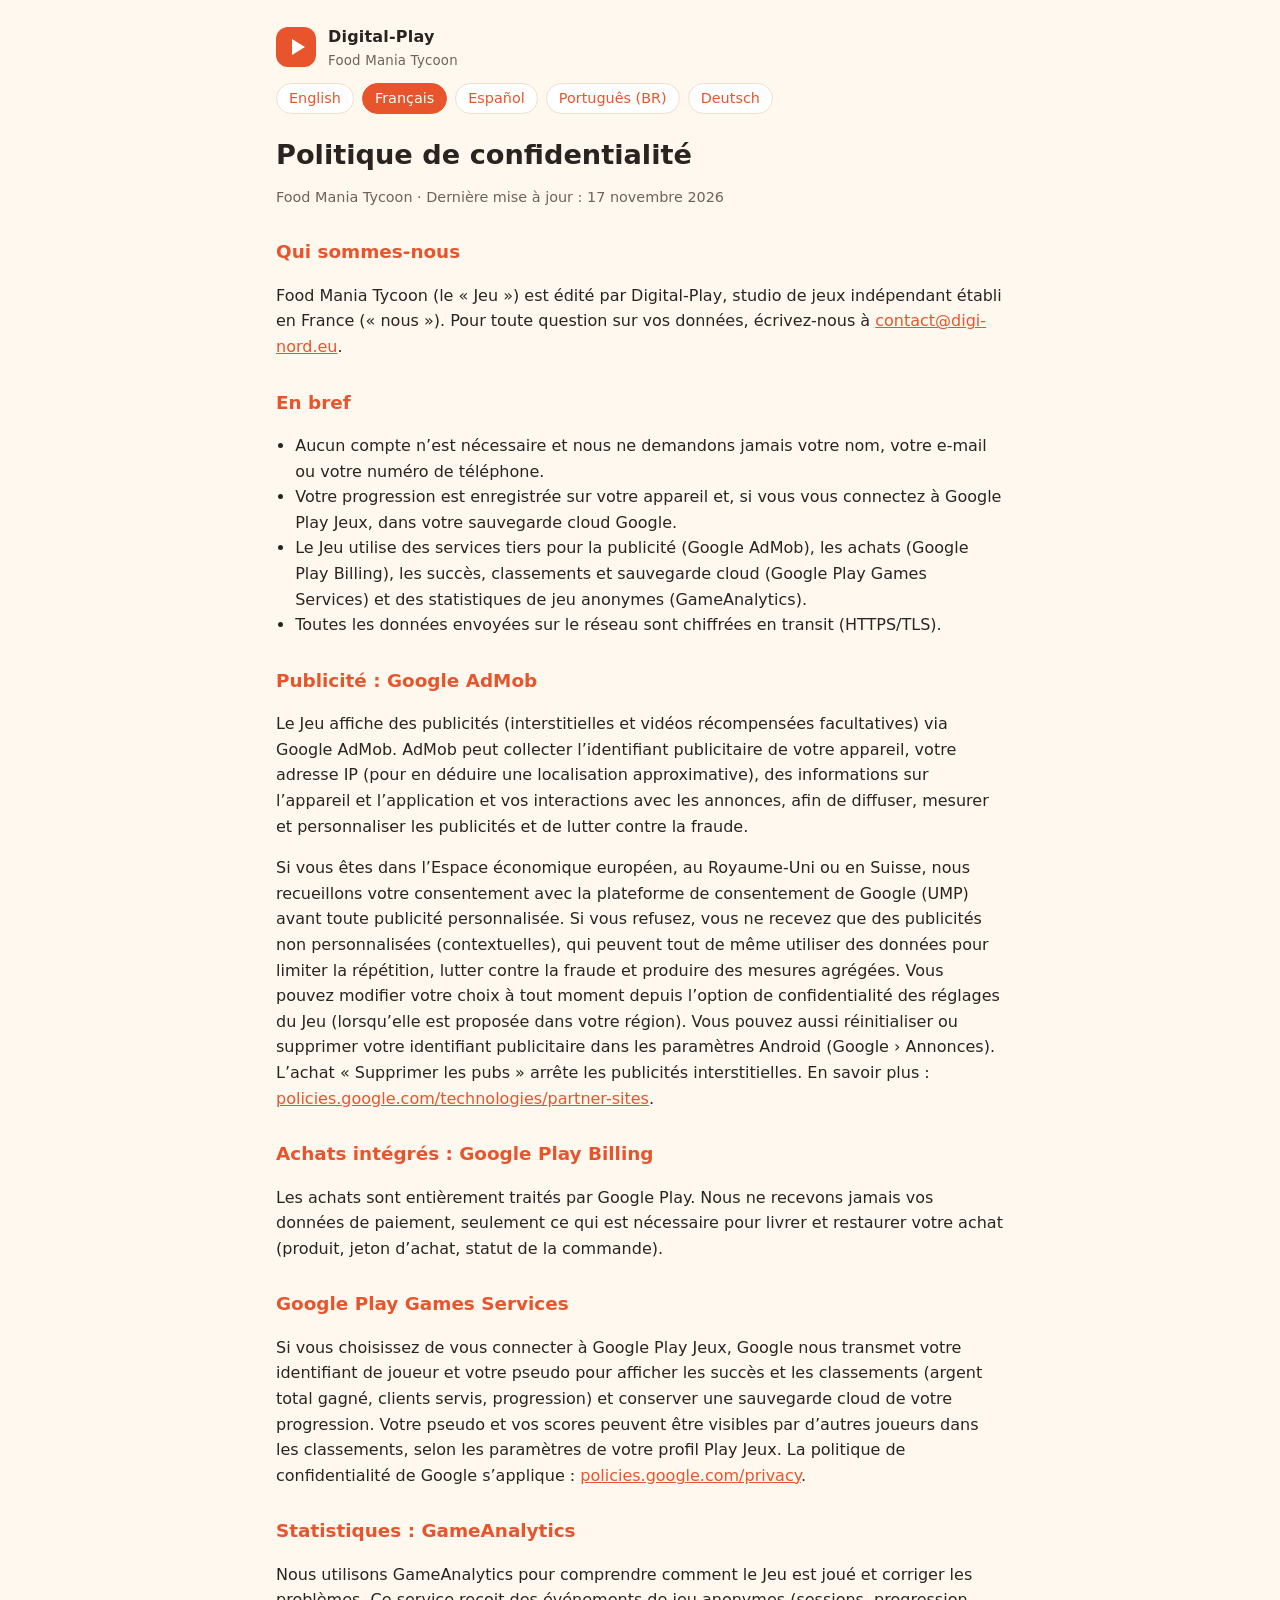
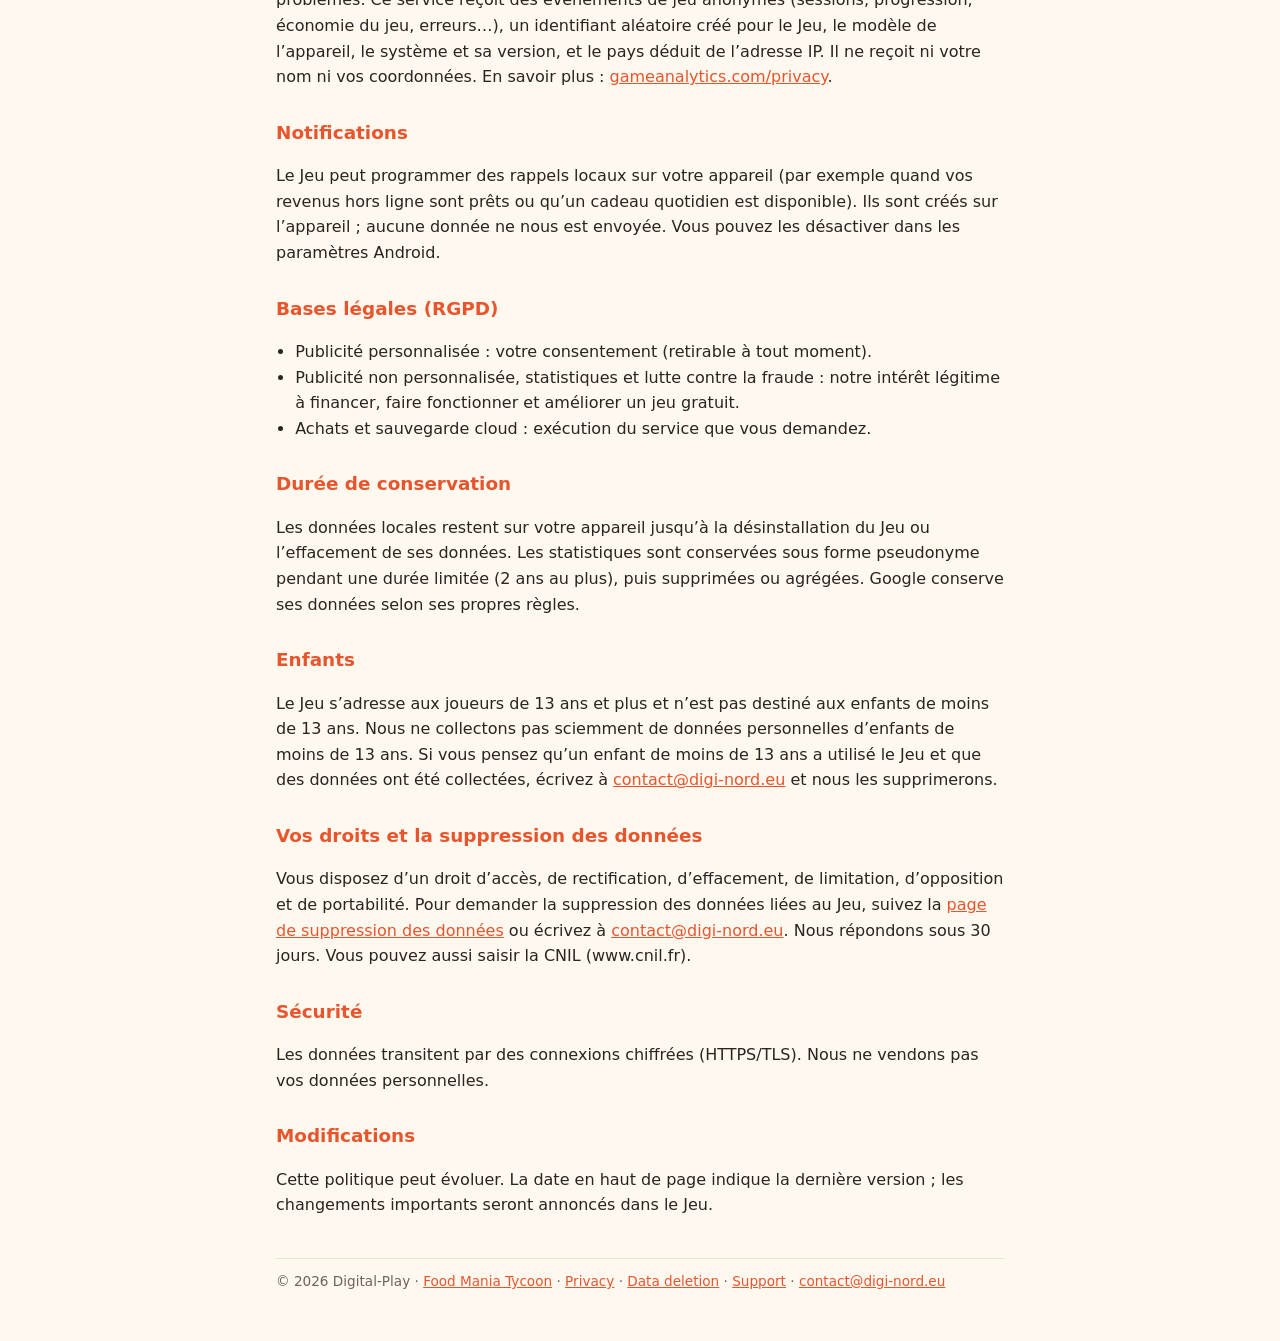
<file: privacy-fr.html>
<!doctype html>
<html lang="fr">
<head>
<meta charset="utf-8">
<meta name="viewport" content="width=device-width, initial-scale=1">
<title>Politique de confidentialité | Food Mania Tycoon</title>
<link rel="stylesheet" href="style.css">
</head>
<body>
<div class="wrap">
<header><div class="logo" aria-hidden="true"></div><div class="brand">Digital-Play<small>Food Mania Tycoon</small></div></header>
<nav class="langs">
<a href="privacy-en.html" hreflang="en">English</a>
<a href="privacy-fr.html" class="on" hreflang="fr">Français</a>
<a href="privacy-es.html" hreflang="es">Español</a>
<a href="privacy-pt.html" hreflang="pt-BR">Português (BR)</a>
<a href="privacy-de.html" hreflang="de">Deutsch</a>
</nav>
<h1>Politique de confidentialité</h1>
<p class="meta">Food Mania Tycoon · Dernière mise à jour : 17 novembre 2026</p>
<h2>Qui sommes-nous</h2>
<p>Food Mania Tycoon (le « Jeu ») est édité par Digital-Play, studio de jeux indépendant établi en France (« nous »). Pour toute question sur vos données, écrivez-nous à <a href="mailto:contact@digi-nord.eu">contact@digi-nord.eu</a>.</p>
<h2>En bref</h2>
<ul><li>Aucun compte n’est nécessaire et nous ne demandons jamais votre nom, votre e-mail ou votre numéro de téléphone.</li><li>Votre progression est enregistrée sur votre appareil et, si vous vous connectez à Google Play Jeux, dans votre sauvegarde cloud Google.</li><li>Le Jeu utilise des services tiers pour la publicité (Google AdMob), les achats (Google Play Billing), les succès, classements et sauvegarde cloud (Google Play Games Services) et des statistiques de jeu anonymes (GameAnalytics).</li><li>Toutes les données envoyées sur le réseau sont chiffrées en transit (HTTPS/TLS).</li></ul>
<h2>Publicité : Google AdMob</h2>
<p>Le Jeu affiche des publicités (interstitielles et vidéos récompensées facultatives) via Google AdMob. AdMob peut collecter l’identifiant publicitaire de votre appareil, votre adresse IP (pour en déduire une localisation approximative), des informations sur l’appareil et l’application et vos interactions avec les annonces, afin de diffuser, mesurer et personnaliser les publicités et de lutter contre la fraude.</p><p>Si vous êtes dans l’Espace économique européen, au Royaume-Uni ou en Suisse, nous recueillons votre consentement avec la plateforme de consentement de Google (UMP) avant toute publicité personnalisée. Si vous refusez, vous ne recevez que des publicités non personnalisées (contextuelles), qui peuvent tout de même utiliser des données pour limiter la répétition, lutter contre la fraude et produire des mesures agrégées. Vous pouvez modifier votre choix à tout moment depuis l’option de confidentialité des réglages du Jeu (lorsqu’elle est proposée dans votre région). Vous pouvez aussi réinitialiser ou supprimer votre identifiant publicitaire dans les paramètres Android (Google › Annonces). L’achat « Supprimer les pubs » arrête les publicités interstitielles. En savoir plus : <a href="https://policies.google.com/technologies/partner-sites">policies.google.com/technologies/partner-sites</a>.</p>
<h2>Achats intégrés : Google Play Billing</h2>
<p>Les achats sont entièrement traités par Google Play. Nous ne recevons jamais vos données de paiement, seulement ce qui est nécessaire pour livrer et restaurer votre achat (produit, jeton d’achat, statut de la commande).</p>
<h2>Google Play Games Services</h2>
<p>Si vous choisissez de vous connecter à Google Play Jeux, Google nous transmet votre identifiant de joueur et votre pseudo pour afficher les succès et les classements (argent total gagné, clients servis, progression) et conserver une sauvegarde cloud de votre progression. Votre pseudo et vos scores peuvent être visibles par d’autres joueurs dans les classements, selon les paramètres de votre profil Play Jeux. La politique de confidentialité de Google s’applique : <a href="https://policies.google.com/privacy">policies.google.com/privacy</a>.</p>
<h2>Statistiques : GameAnalytics</h2>
<p>Nous utilisons GameAnalytics pour comprendre comment le Jeu est joué et corriger les problèmes. Ce service reçoit des événements de jeu anonymes (sessions, progression, économie du jeu, erreurs…), un identifiant aléatoire créé pour le Jeu, le modèle de l’appareil, le système et sa version, et le pays déduit de l’adresse IP. Il ne reçoit ni votre nom ni vos coordonnées. En savoir plus : <a href="https://gameanalytics.com/privacy">gameanalytics.com/privacy</a>.</p>
<h2>Notifications</h2>
<p>Le Jeu peut programmer des rappels locaux sur votre appareil (par exemple quand vos revenus hors ligne sont prêts ou qu’un cadeau quotidien est disponible). Ils sont créés sur l’appareil ; aucune donnée ne nous est envoyée. Vous pouvez les désactiver dans les paramètres Android.</p>
<h2>Bases légales (RGPD)</h2>
<ul><li>Publicité personnalisée : votre consentement (retirable à tout moment).</li><li>Publicité non personnalisée, statistiques et lutte contre la fraude : notre intérêt légitime à financer, faire fonctionner et améliorer un jeu gratuit.</li><li>Achats et sauvegarde cloud : exécution du service que vous demandez.</li></ul>
<h2>Durée de conservation</h2>
<p>Les données locales restent sur votre appareil jusqu’à la désinstallation du Jeu ou l’effacement de ses données. Les statistiques sont conservées sous forme pseudonyme pendant une durée limitée (2 ans au plus), puis supprimées ou agrégées. Google conserve ses données selon ses propres règles.</p>
<h2>Enfants</h2>
<p>Le Jeu s’adresse aux joueurs de 13 ans et plus et n’est pas destiné aux enfants de moins de 13 ans. Nous ne collectons pas sciemment de données personnelles d’enfants de moins de 13 ans. Si vous pensez qu’un enfant de moins de 13 ans a utilisé le Jeu et que des données ont été collectées, écrivez à <a href="mailto:contact@digi-nord.eu">contact@digi-nord.eu</a> et nous les supprimerons.</p>
<h2>Vos droits et la suppression des données</h2>
<p>Vous disposez d’un droit d’accès, de rectification, d’effacement, de limitation, d’opposition et de portabilité. Pour demander la suppression des données liées au Jeu, suivez la <a href="delete-data.html">page de suppression des données</a> ou écrivez à <a href="mailto:contact@digi-nord.eu">contact@digi-nord.eu</a>. Nous répondons sous 30 jours. Vous pouvez aussi saisir la CNIL (www.cnil.fr).</p>
<h2>Sécurité</h2>
<p>Les données transitent par des connexions chiffrées (HTTPS/TLS). Nous ne vendons pas vos données personnelles.</p>
<h2>Modifications</h2>
<p>Cette politique peut évoluer. La date en haut de page indique la dernière version ; les changements importants seront annoncés dans le Jeu.</p>
<footer>© 2026 Digital-Play · <a href="index.html">Food Mania Tycoon</a> · <a href="privacy.html">Privacy</a> · <a href="delete-data.html">Data deletion</a> · <a href="support.html">Support</a> · <a href="mailto:contact@digi-nord.eu">contact@digi-nord.eu</a></footer>
</div>
</body>
</html>
</file>
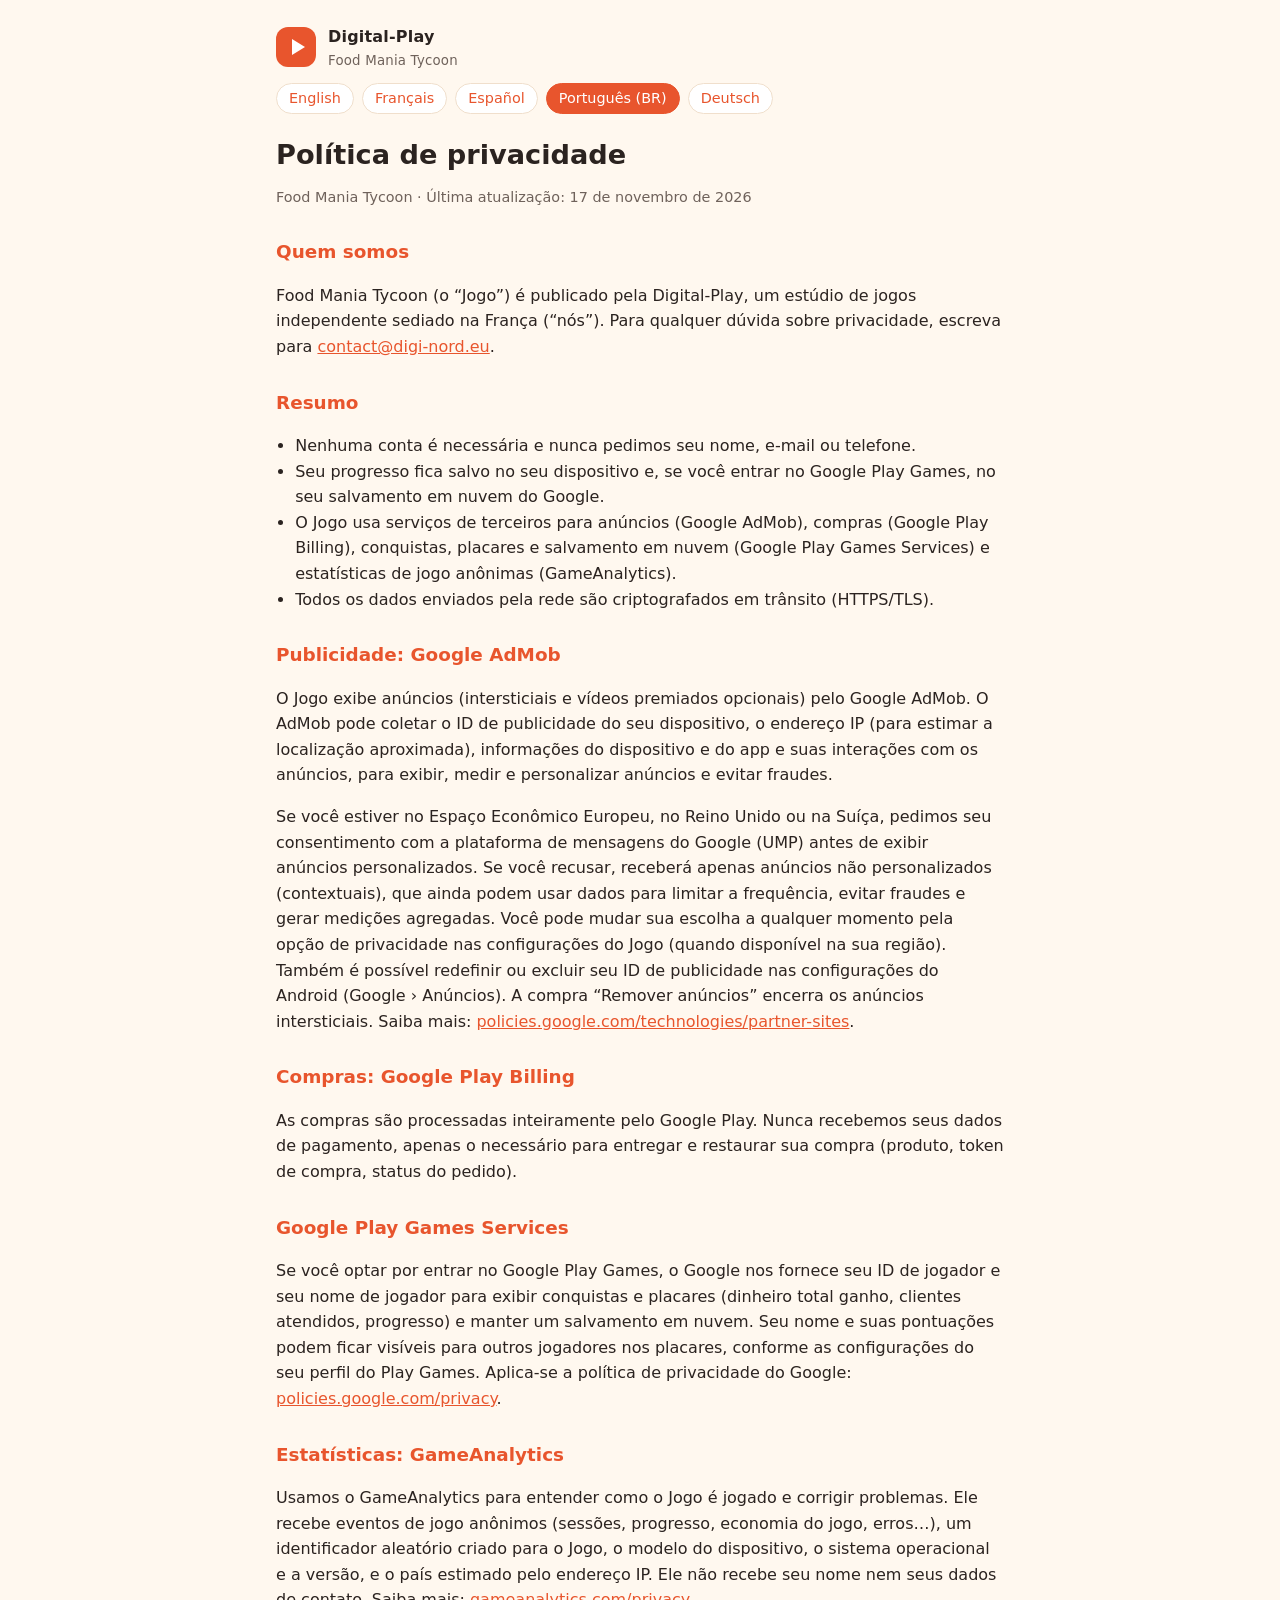
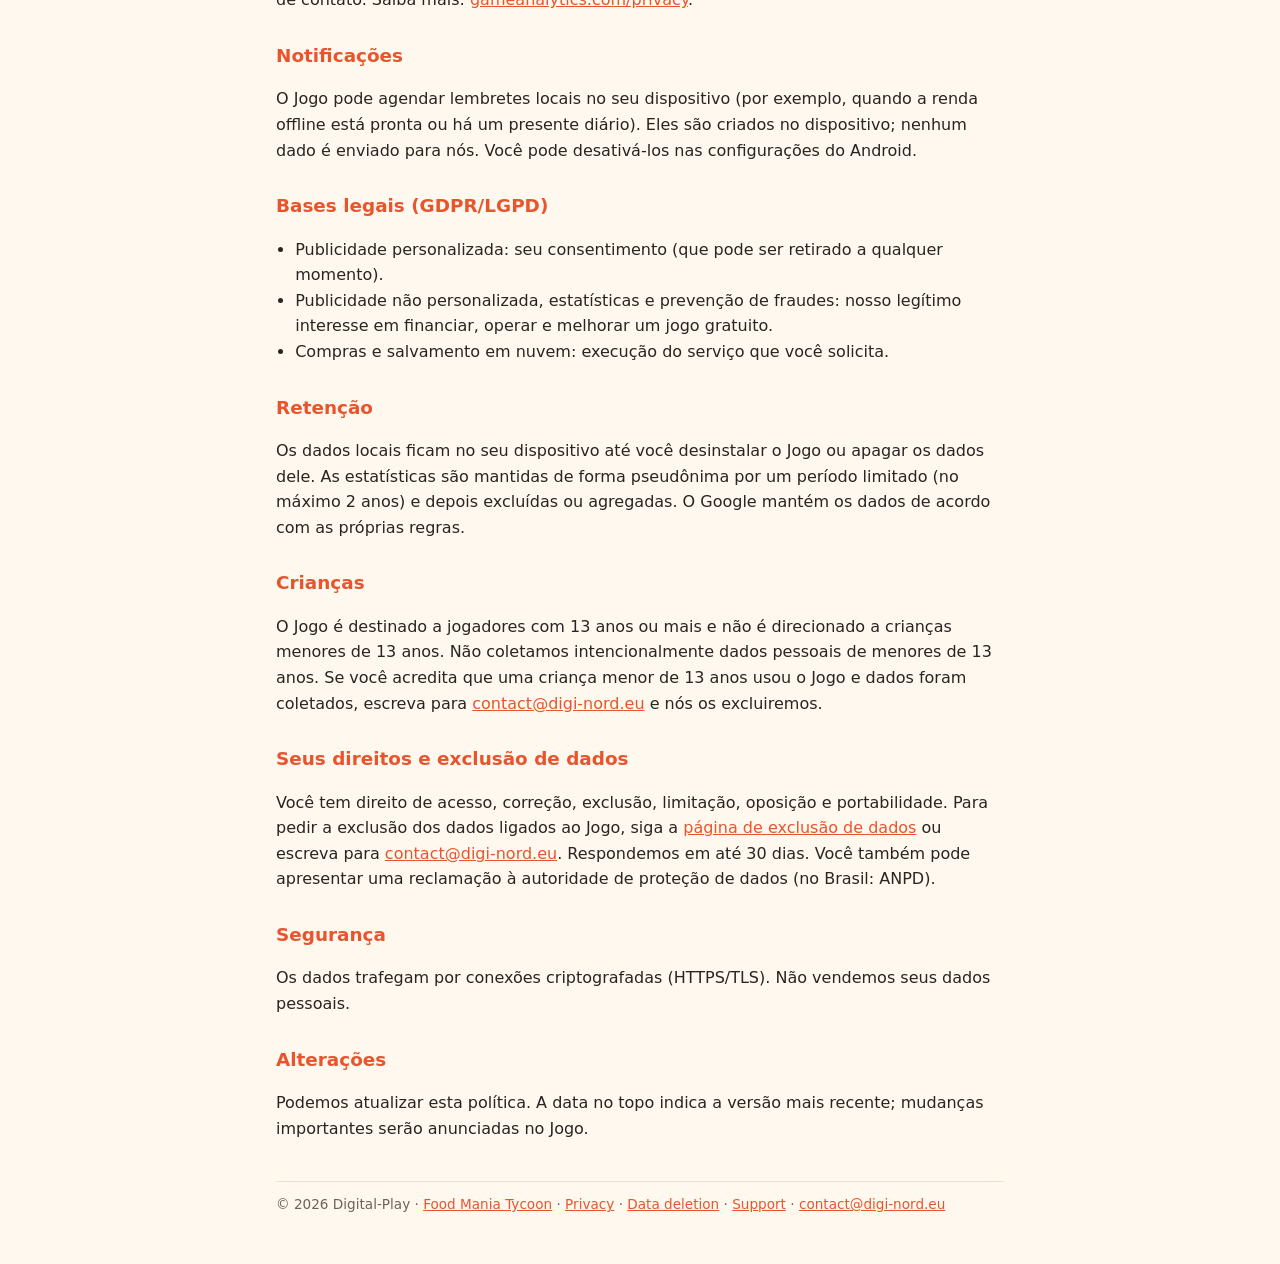
<file: privacy-pt.html>
<!doctype html>
<html lang="pt-BR">
<head>
<meta charset="utf-8">
<meta name="viewport" content="width=device-width, initial-scale=1">
<title>Política de privacidade | Food Mania Tycoon</title>
<link rel="stylesheet" href="style.css">
</head>
<body>
<div class="wrap">
<header><div class="logo" aria-hidden="true"></div><div class="brand">Digital-Play<small>Food Mania Tycoon</small></div></header>
<nav class="langs">
<a href="privacy-en.html" hreflang="en">English</a>
<a href="privacy-fr.html" hreflang="fr">Français</a>
<a href="privacy-es.html" hreflang="es">Español</a>
<a href="privacy-pt.html" class="on" hreflang="pt-BR">Português (BR)</a>
<a href="privacy-de.html" hreflang="de">Deutsch</a>
</nav>
<h1>Política de privacidade</h1>
<p class="meta">Food Mania Tycoon · Última atualização: 17 de novembro de 2026</p>
<h2>Quem somos</h2>
<p>Food Mania Tycoon (o “Jogo”) é publicado pela Digital-Play, um estúdio de jogos independente sediado na França (“nós”). Para qualquer dúvida sobre privacidade, escreva para <a href="mailto:contact@digi-nord.eu">contact@digi-nord.eu</a>.</p>
<h2>Resumo</h2>
<ul><li>Nenhuma conta é necessária e nunca pedimos seu nome, e-mail ou telefone.</li><li>Seu progresso fica salvo no seu dispositivo e, se você entrar no Google Play Games, no seu salvamento em nuvem do Google.</li><li>O Jogo usa serviços de terceiros para anúncios (Google AdMob), compras (Google Play Billing), conquistas, placares e salvamento em nuvem (Google Play Games Services) e estatísticas de jogo anônimas (GameAnalytics).</li><li>Todos os dados enviados pela rede são criptografados em trânsito (HTTPS/TLS).</li></ul>
<h2>Publicidade: Google AdMob</h2>
<p>O Jogo exibe anúncios (intersticiais e vídeos premiados opcionais) pelo Google AdMob. O AdMob pode coletar o ID de publicidade do seu dispositivo, o endereço IP (para estimar a localização aproximada), informações do dispositivo e do app e suas interações com os anúncios, para exibir, medir e personalizar anúncios e evitar fraudes.</p><p>Se você estiver no Espaço Econômico Europeu, no Reino Unido ou na Suíça, pedimos seu consentimento com a plataforma de mensagens do Google (UMP) antes de exibir anúncios personalizados. Se você recusar, receberá apenas anúncios não personalizados (contextuais), que ainda podem usar dados para limitar a frequência, evitar fraudes e gerar medições agregadas. Você pode mudar sua escolha a qualquer momento pela opção de privacidade nas configurações do Jogo (quando disponível na sua região). Também é possível redefinir ou excluir seu ID de publicidade nas configurações do Android (Google › Anúncios). A compra “Remover anúncios” encerra os anúncios intersticiais. Saiba mais: <a href="https://policies.google.com/technologies/partner-sites">policies.google.com/technologies/partner-sites</a>.</p>
<h2>Compras: Google Play Billing</h2>
<p>As compras são processadas inteiramente pelo Google Play. Nunca recebemos seus dados de pagamento, apenas o necessário para entregar e restaurar sua compra (produto, token de compra, status do pedido).</p>
<h2>Google Play Games Services</h2>
<p>Se você optar por entrar no Google Play Games, o Google nos fornece seu ID de jogador e seu nome de jogador para exibir conquistas e placares (dinheiro total ganho, clientes atendidos, progresso) e manter um salvamento em nuvem. Seu nome e suas pontuações podem ficar visíveis para outros jogadores nos placares, conforme as configurações do seu perfil do Play Games. Aplica-se a política de privacidade do Google: <a href="https://policies.google.com/privacy">policies.google.com/privacy</a>.</p>
<h2>Estatísticas: GameAnalytics</h2>
<p>Usamos o GameAnalytics para entender como o Jogo é jogado e corrigir problemas. Ele recebe eventos de jogo anônimos (sessões, progresso, economia do jogo, erros…), um identificador aleatório criado para o Jogo, o modelo do dispositivo, o sistema operacional e a versão, e o país estimado pelo endereço IP. Ele não recebe seu nome nem seus dados de contato. Saiba mais: <a href="https://gameanalytics.com/privacy">gameanalytics.com/privacy</a>.</p>
<h2>Notificações</h2>
<p>O Jogo pode agendar lembretes locais no seu dispositivo (por exemplo, quando a renda offline está pronta ou há um presente diário). Eles são criados no dispositivo; nenhum dado é enviado para nós. Você pode desativá-los nas configurações do Android.</p>
<h2>Bases legais (GDPR/LGPD)</h2>
<ul><li>Publicidade personalizada: seu consentimento (que pode ser retirado a qualquer momento).</li><li>Publicidade não personalizada, estatísticas e prevenção de fraudes: nosso legítimo interesse em financiar, operar e melhorar um jogo gratuito.</li><li>Compras e salvamento em nuvem: execução do serviço que você solicita.</li></ul>
<h2>Retenção</h2>
<p>Os dados locais ficam no seu dispositivo até você desinstalar o Jogo ou apagar os dados dele. As estatísticas são mantidas de forma pseudônima por um período limitado (no máximo 2 anos) e depois excluídas ou agregadas. O Google mantém os dados de acordo com as próprias regras.</p>
<h2>Crianças</h2>
<p>O Jogo é destinado a jogadores com 13 anos ou mais e não é direcionado a crianças menores de 13 anos. Não coletamos intencionalmente dados pessoais de menores de 13 anos. Se você acredita que uma criança menor de 13 anos usou o Jogo e dados foram coletados, escreva para <a href="mailto:contact@digi-nord.eu">contact@digi-nord.eu</a> e nós os excluiremos.</p>
<h2>Seus direitos e exclusão de dados</h2>
<p>Você tem direito de acesso, correção, exclusão, limitação, oposição e portabilidade. Para pedir a exclusão dos dados ligados ao Jogo, siga a <a href="delete-data.html">página de exclusão de dados</a> ou escreva para <a href="mailto:contact@digi-nord.eu">contact@digi-nord.eu</a>. Respondemos em até 30 dias. Você também pode apresentar uma reclamação à autoridade de proteção de dados (no Brasil: ANPD).</p>
<h2>Segurança</h2>
<p>Os dados trafegam por conexões criptografadas (HTTPS/TLS). Não vendemos seus dados pessoais.</p>
<h2>Alterações</h2>
<p>Podemos atualizar esta política. A data no topo indica a versão mais recente; mudanças importantes serão anunciadas no Jogo.</p>
<footer>© 2026 Digital-Play · <a href="index.html">Food Mania Tycoon</a> · <a href="privacy.html">Privacy</a> · <a href="delete-data.html">Data deletion</a> · <a href="support.html">Support</a> · <a href="mailto:contact@digi-nord.eu">contact@digi-nord.eu</a></footer>
</div>
</body>
</html>
</file>
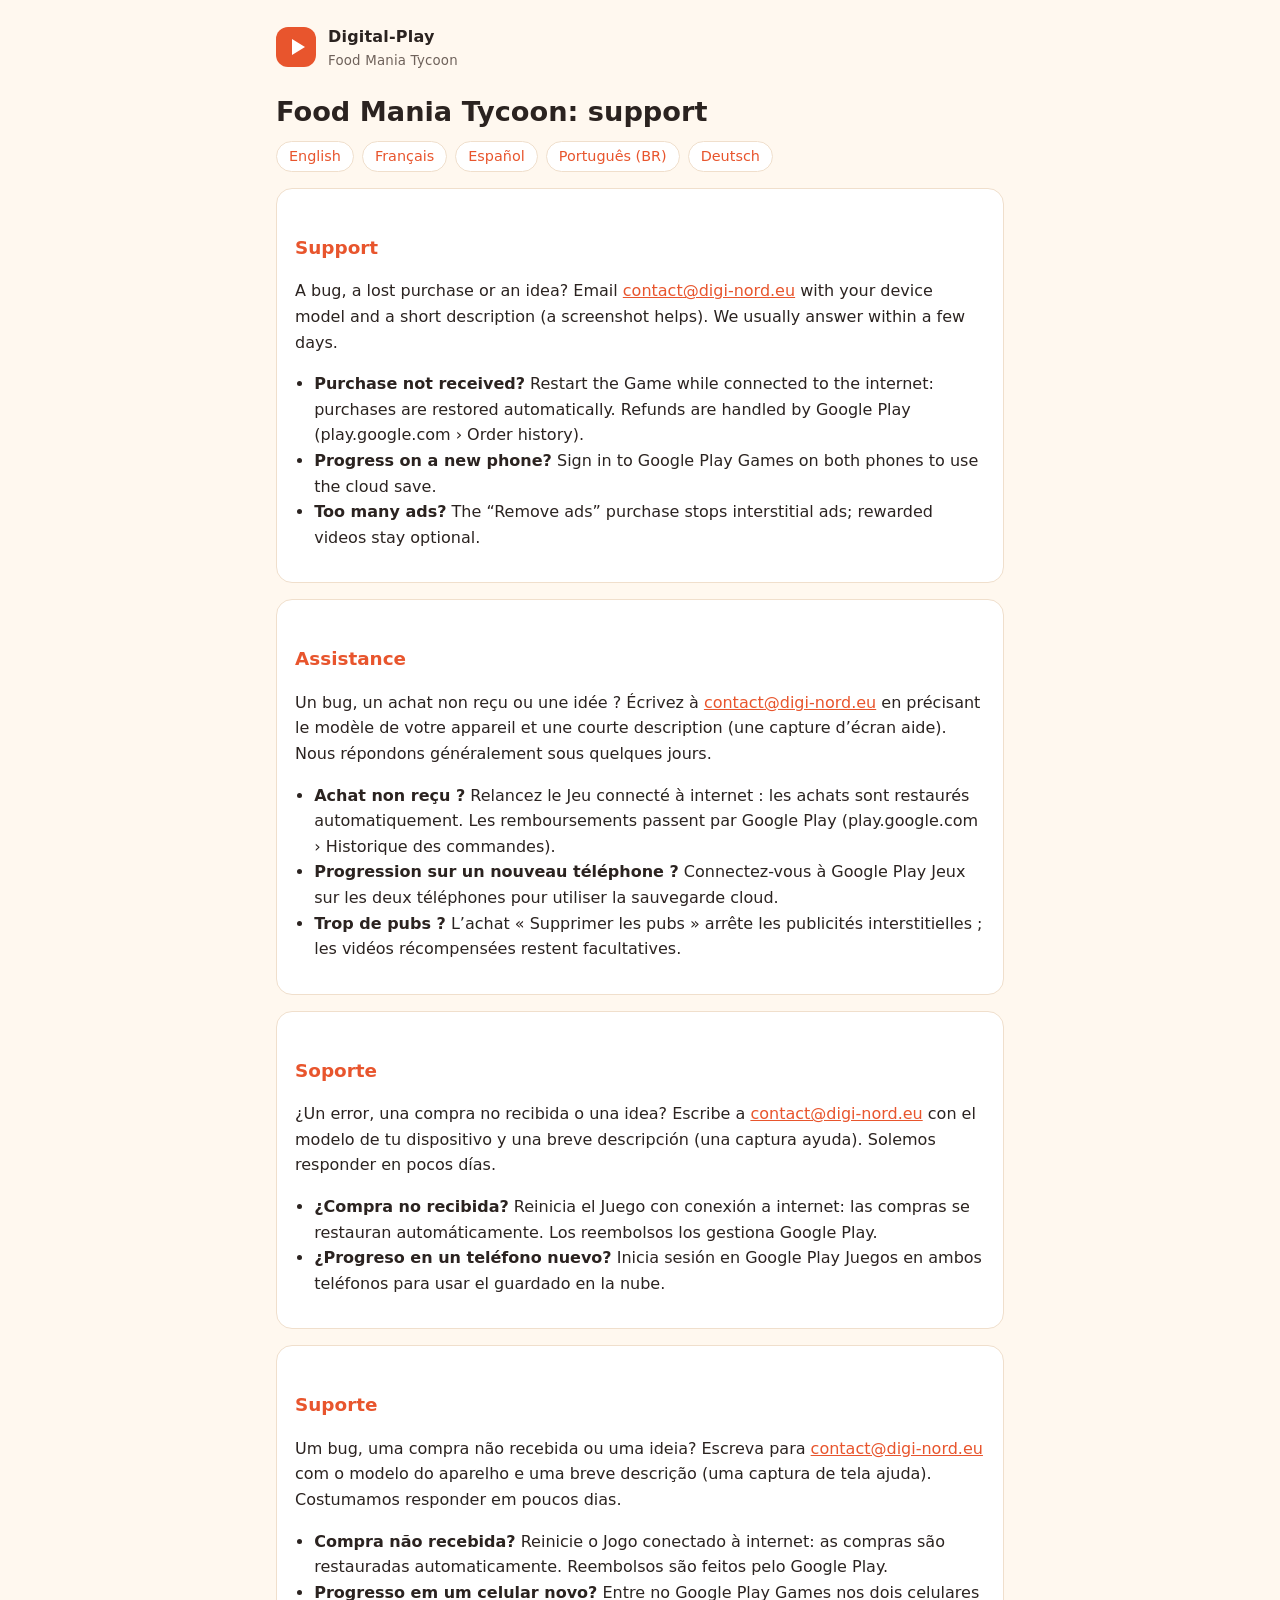
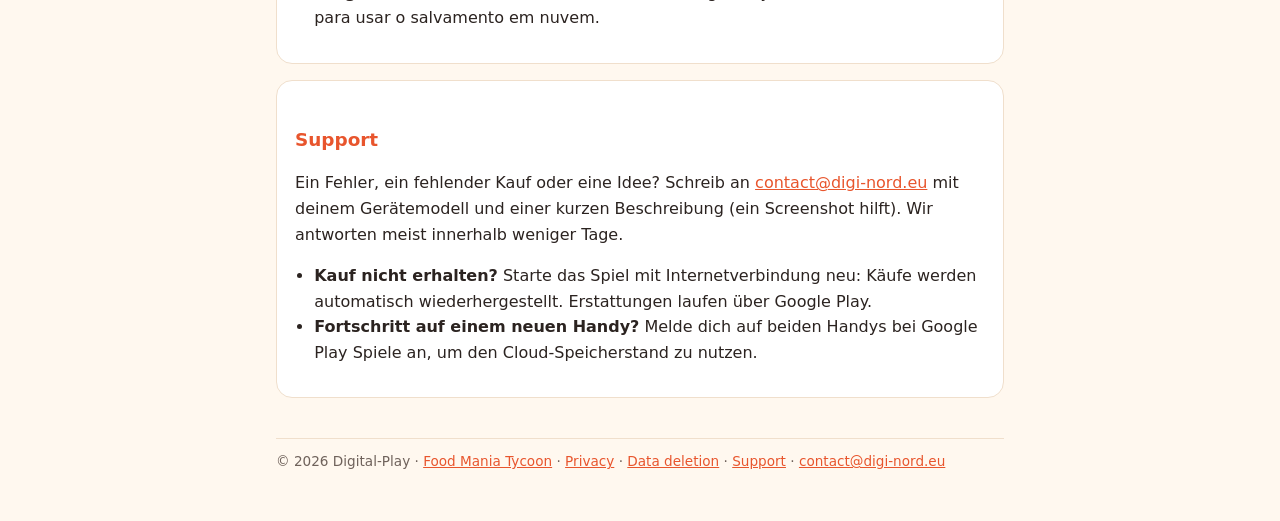
<file: support.html>
<!doctype html>
<html lang="en">
<head>
<meta charset="utf-8">
<meta name="viewport" content="width=device-width, initial-scale=1">
<title>Support | Food Mania Tycoon</title>
<link rel="stylesheet" href="style.css">
</head>
<body>
<div class="wrap">
<header><div class="logo" aria-hidden="true"></div><div class="brand">Digital-Play<small>Food Mania Tycoon</small></div></header>

<h1>Food Mania Tycoon: support</h1>
<nav class="langs"><a href="#en">English</a><a href="#fr">Français</a><a href="#es">Español</a><a href="#pt">Português (BR)</a><a href="#de">Deutsch</a></nav>
<section class="card" id="en" lang="en"><h2>Support</h2>
<p>A bug, a lost purchase or an idea? Email <a href="mailto:contact@digi-nord.eu">contact@digi-nord.eu</a> with your device model and a short description (a screenshot helps). We usually answer within a few days.</p><ul><li><b>Purchase not received?</b> Restart the Game while connected to the internet: purchases are restored automatically. Refunds are handled by Google Play (play.google.com › Order history).</li><li><b>Progress on a new phone?</b> Sign in to Google Play Games on both phones to use the cloud save.</li><li><b>Too many ads?</b> The “Remove ads” purchase stops interstitial ads; rewarded videos stay optional.</li></ul></section>
<section class="card" id="fr" lang="fr"><h2>Assistance</h2>
<p>Un bug, un achat non reçu ou une idée ? Écrivez à <a href="mailto:contact@digi-nord.eu">contact@digi-nord.eu</a> en précisant le modèle de votre appareil et une courte description (une capture d’écran aide). Nous répondons généralement sous quelques jours.</p><ul><li><b>Achat non reçu ?</b> Relancez le Jeu connecté à internet : les achats sont restaurés automatiquement. Les remboursements passent par Google Play (play.google.com › Historique des commandes).</li><li><b>Progression sur un nouveau téléphone ?</b> Connectez-vous à Google Play Jeux sur les deux téléphones pour utiliser la sauvegarde cloud.</li><li><b>Trop de pubs ?</b> L’achat « Supprimer les pubs » arrête les publicités interstitielles ; les vidéos récompensées restent facultatives.</li></ul></section>
<section class="card" id="es" lang="es"><h2>Soporte</h2>
<p>¿Un error, una compra no recibida o una idea? Escribe a <a href="mailto:contact@digi-nord.eu">contact@digi-nord.eu</a> con el modelo de tu dispositivo y una breve descripción (una captura ayuda). Solemos responder en pocos días.</p><ul><li><b>¿Compra no recibida?</b> Reinicia el Juego con conexión a internet: las compras se restauran automáticamente. Los reembolsos los gestiona Google Play.</li><li><b>¿Progreso en un teléfono nuevo?</b> Inicia sesión en Google Play Juegos en ambos teléfonos para usar el guardado en la nube.</li></ul></section>
<section class="card" id="pt" lang="pt-BR"><h2>Suporte</h2>
<p>Um bug, uma compra não recebida ou uma ideia? Escreva para <a href="mailto:contact@digi-nord.eu">contact@digi-nord.eu</a> com o modelo do aparelho e uma breve descrição (uma captura de tela ajuda). Costumamos responder em poucos dias.</p><ul><li><b>Compra não recebida?</b> Reinicie o Jogo conectado à internet: as compras são restauradas automaticamente. Reembolsos são feitos pelo Google Play.</li><li><b>Progresso em um celular novo?</b> Entre no Google Play Games nos dois celulares para usar o salvamento em nuvem.</li></ul></section>
<section class="card" id="de" lang="de"><h2>Support</h2>
<p>Ein Fehler, ein fehlender Kauf oder eine Idee? Schreib an <a href="mailto:contact@digi-nord.eu">contact@digi-nord.eu</a> mit deinem Gerätemodell und einer kurzen Beschreibung (ein Screenshot hilft). Wir antworten meist innerhalb weniger Tage.</p><ul><li><b>Kauf nicht erhalten?</b> Starte das Spiel mit Internetverbindung neu: Käufe werden automatisch wiederhergestellt. Erstattungen laufen über Google Play.</li><li><b>Fortschritt auf einem neuen Handy?</b> Melde dich auf beiden Handys bei Google Play Spiele an, um den Cloud-Speicherstand zu nutzen.</li></ul></section>
<footer>© 2026 Digital-Play · <a href="index.html">Food Mania Tycoon</a> · <a href="privacy.html">Privacy</a> · <a href="delete-data.html">Data deletion</a> · <a href="support.html">Support</a> · <a href="mailto:contact@digi-nord.eu">contact@digi-nord.eu</a></footer>
</div>
</body>
</html>
</file>
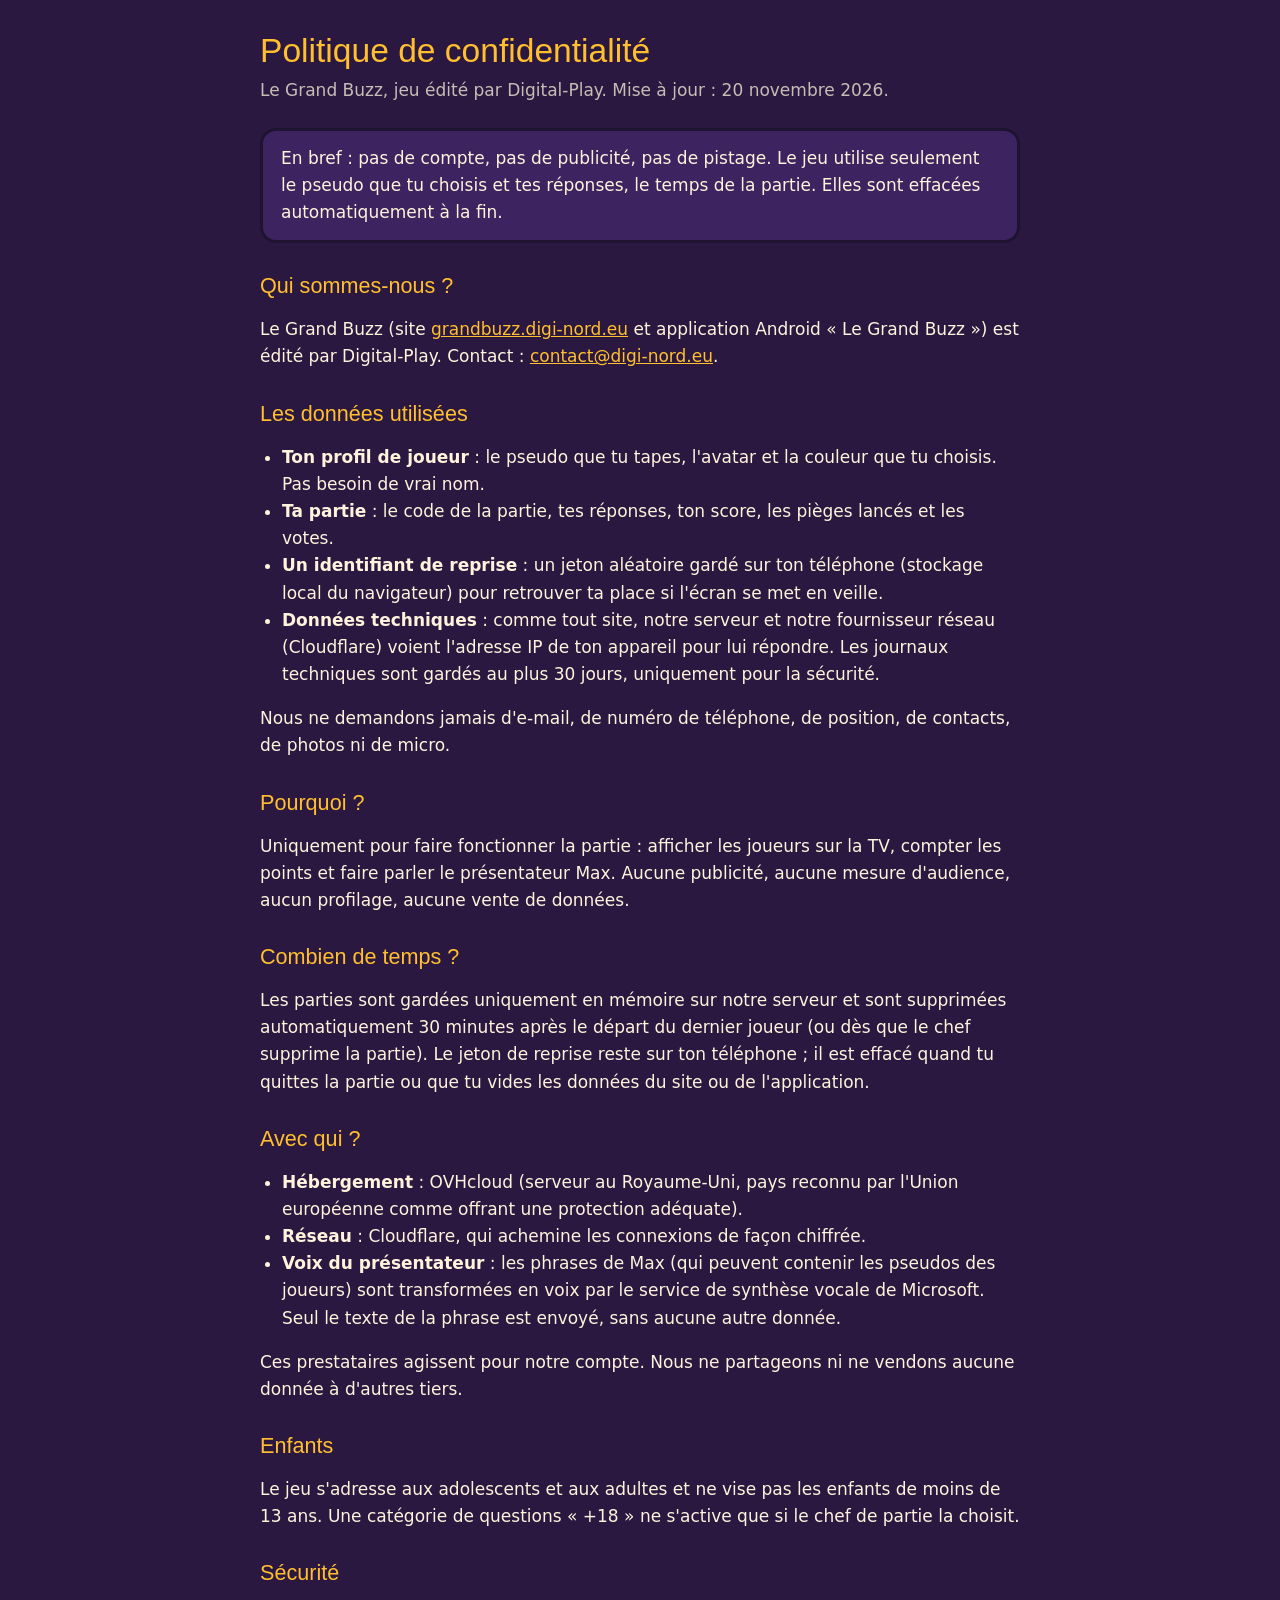
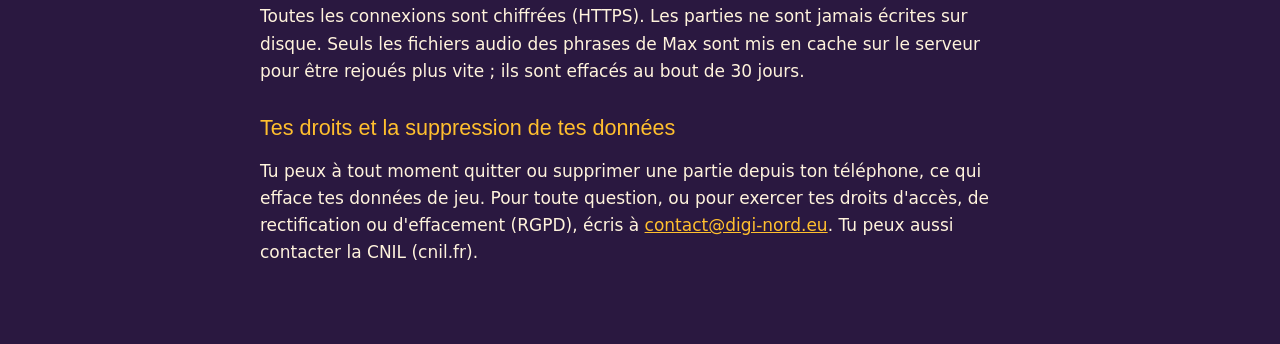
<file: le-grand-buzz/privacy.html>
<!doctype html>
<html lang="fr">
<head>
<meta charset="utf-8" />
<meta name="viewport" content="width=device-width, initial-scale=1" />
<title>Le Grand Buzz : politique de confidentialité</title>

<style>
  :root { --plum: #2a1840; --plum2: #3d2460; --gold: #ffbf2e; --cream: #fff3dc; --ink: #1e1330; }
  html { background: var(--plum); }
  body { margin: 0; color: var(--cream); font: 17px/1.6 'Nunito', 'Trebuchet MS', system-ui, sans-serif; }
  main { max-width: 760px; margin: 0 auto; padding: 32px 18px 60px; }
  h1 { font: 400 2.1rem/1.15 'Lilita One', 'Arial Rounded MT Bold', sans-serif; color: var(--gold); margin: 0 0 6px; }
  h2 { font: 400 1.35rem/1.2 'Lilita One', 'Arial Rounded MT Bold', sans-serif; color: var(--gold); margin: 30px 0 8px; }
  .maj { opacity: .75; margin: 0 0 24px; }
  ul { padding-left: 22px; }
  a { color: var(--gold); }
  .card { background: var(--plum2); border: 3px solid var(--ink); border-radius: 16px; padding: 14px 18px; }
</style>
</head>
<body>
<main>
  <h1>Politique de confidentialité</h1>
  <p class="maj">Le Grand Buzz, jeu édité par Digital-Play. Mise à jour : 20 novembre 2026.</p>

  <div class="card">
    En bref : pas de compte, pas de publicité, pas de pistage. Le jeu utilise seulement le pseudo que tu choisis
    et tes réponses, le temps de la partie. Elles sont effacées automatiquement à la fin.
  </div>

  <h2>Qui sommes-nous ?</h2>
  <p>Le Grand Buzz (site <a href="https://grandbuzz.digi-nord.eu">grandbuzz.digi-nord.eu</a> et application Android
  « Le Grand Buzz ») est édité par Digital-Play. Contact : <a href="mailto:contact@digi-nord.eu">contact@digi-nord.eu</a>.</p>

  <h2>Les données utilisées</h2>
  <ul>
    <li><b>Ton profil de joueur</b> : le pseudo que tu tapes, l'avatar et la couleur que tu choisis. Pas besoin de vrai nom.</li>
    <li><b>Ta partie</b> : le code de la partie, tes réponses, ton score, les pièges lancés et les votes.</li>
    <li><b>Un identifiant de reprise</b> : un jeton aléatoire gardé sur ton téléphone (stockage local du navigateur)
    pour retrouver ta place si l'écran se met en veille.</li>
    <li><b>Données techniques</b> : comme tout site, notre serveur et notre fournisseur réseau (Cloudflare) voient l'adresse IP
    de ton appareil pour lui répondre. Les journaux techniques sont gardés au plus 30 jours, uniquement pour la sécurité.</li>
  </ul>
  <p>Nous ne demandons jamais d'e-mail, de numéro de téléphone, de position, de contacts, de photos ni de micro.</p>

  <h2>Pourquoi ?</h2>
  <p>Uniquement pour faire fonctionner la partie : afficher les joueurs sur la TV, compter les points et faire parler
  le présentateur Max. Aucune publicité, aucune mesure d'audience, aucun profilage, aucune vente de données.</p>

  <h2>Combien de temps ?</h2>
  <p>Les parties sont gardées uniquement en mémoire sur notre serveur et sont supprimées automatiquement 30 minutes
  après le départ du dernier joueur (ou dès que le chef supprime la partie). Le jeton de reprise reste sur ton téléphone ;
  il est effacé quand tu quittes la partie ou que tu vides les données du site ou de l'application.</p>

  <h2>Avec qui ?</h2>
  <ul>
    <li><b>Hébergement</b> : OVHcloud (serveur au Royaume-Uni, pays reconnu par l'Union européenne comme offrant une protection adéquate).</li>
    <li><b>Réseau</b> : Cloudflare, qui achemine les connexions de façon chiffrée.</li>
    <li><b>Voix du présentateur</b> : les phrases de Max (qui peuvent contenir les pseudos des joueurs) sont transformées en voix
    par le service de synthèse vocale de Microsoft. Seul le texte de la phrase est envoyé, sans aucune autre donnée.</li>
  </ul>
  <p>Ces prestataires agissent pour notre compte. Nous ne partageons ni ne vendons aucune donnée à d'autres tiers.</p>

  <h2>Enfants</h2>
  <p>Le jeu s'adresse aux adolescents et aux adultes et ne vise pas les enfants de moins de 13 ans. Une catégorie de
  questions « +18 » ne s'active que si le chef de partie la choisit.</p>

  <h2>Sécurité</h2>
  <p>Toutes les connexions sont chiffrées (HTTPS). Les parties ne sont jamais écrites sur disque. Seuls les fichiers audio
  des phrases de Max sont mis en cache sur le serveur pour être rejoués plus vite ; ils sont effacés au bout de 30 jours.</p>

  <h2 id="droits">Tes droits et la suppression de tes données</h2>
  <p>Tu peux à tout moment quitter ou supprimer une partie depuis ton téléphone, ce qui efface tes données de jeu.
  Pour toute question, ou pour exercer tes droits d'accès, de rectification ou d'effacement (RGPD), écris à
  <a href="mailto:contact@digi-nord.eu">contact@digi-nord.eu</a>. Tu peux aussi contacter la CNIL (cnil.fr).</p>
</main>
</body>
</html>
</file>
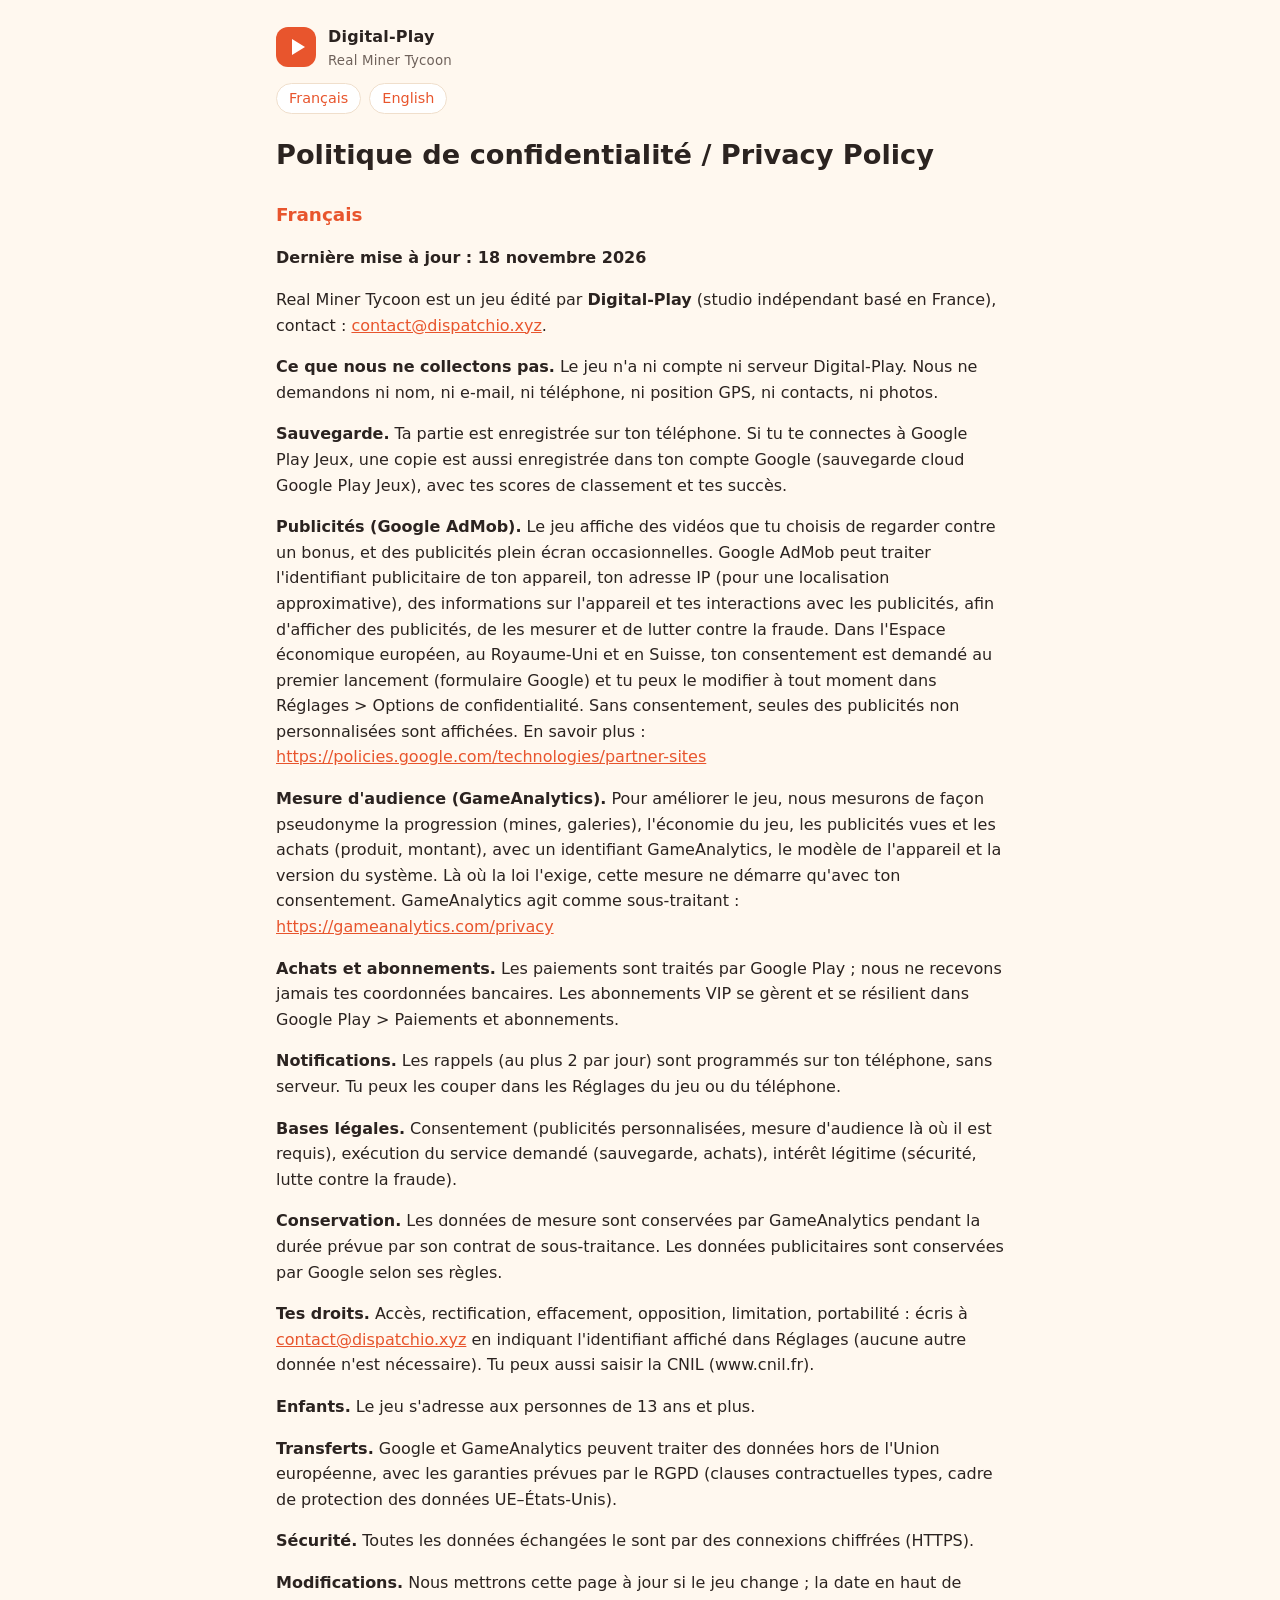
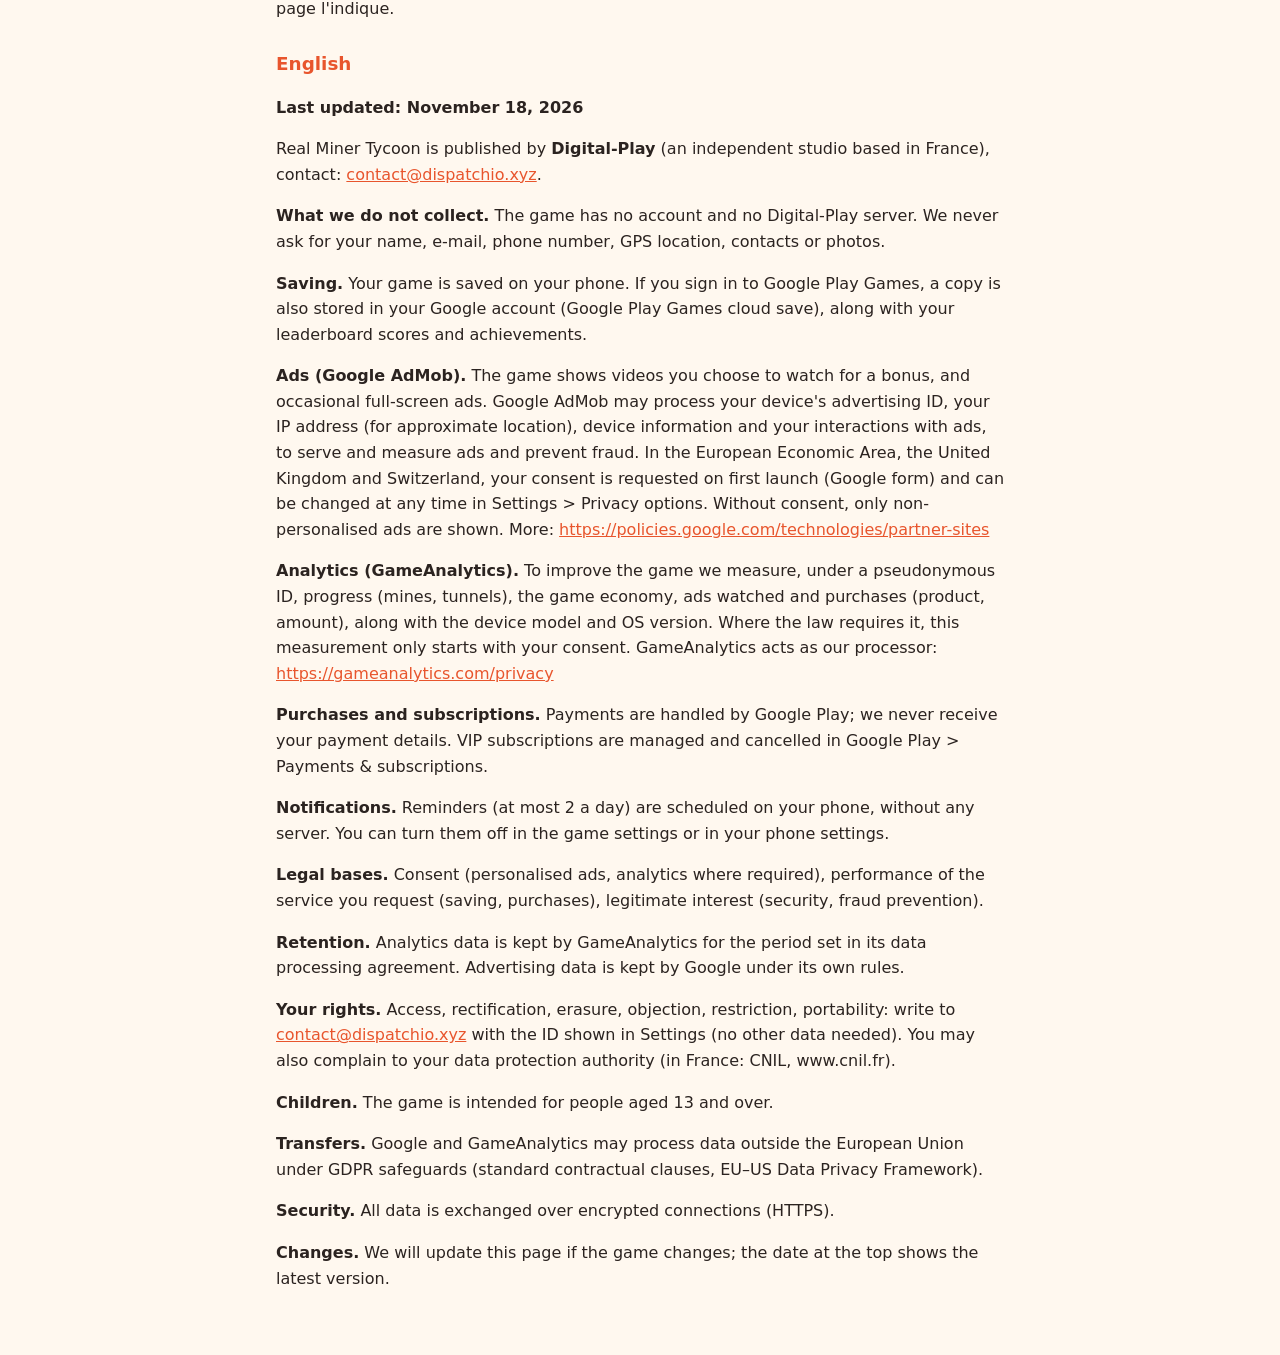
<file: real-miner-tycoon/privacy.html>
<!doctype html>
<html lang="fr">
<head>
<meta charset="utf-8">
<meta name="viewport" content="width=device-width, initial-scale=1">
<title>Confidentialité / Privacy | Real Miner Tycoon</title>
<link rel="stylesheet" href="../style.css">
</head>
<body>
<div class="wrap">
<header><div class="logo" aria-hidden="true"></div><div class="brand">Digital-Play<small>Real Miner Tycoon</small></div></header>
<nav class="langs"><a href="#fr" hreflang="fr">Français</a> <a href="#en" hreflang="en">English</a></nav>
<h1>Politique de confidentialité / Privacy Policy</h1>
<h2 id="fr">Français</h2>
<p><strong>Dernière mise à jour : 18 novembre 2026</strong></p>
<p>Real Miner Tycoon est un jeu édité par <strong>Digital-Play</strong> (studio indépendant basé en France), contact : <a href="mailto:contact@dispatchio.xyz">contact@dispatchio.xyz</a>.</p>
<p><strong>Ce que nous ne collectons pas.</strong> Le jeu n'a ni compte ni serveur Digital-Play. Nous ne demandons ni nom, ni e-mail, ni téléphone, ni position GPS, ni contacts, ni photos.</p>
<p><strong>Sauvegarde.</strong> Ta partie est enregistrée sur ton téléphone. Si tu te connectes à Google Play Jeux, une copie est aussi enregistrée dans ton compte Google (sauvegarde cloud Google Play Jeux), avec tes scores de classement et tes succès.</p>
<p><strong>Publicités (Google AdMob).</strong> Le jeu affiche des vidéos que tu choisis de regarder contre un bonus, et des publicités plein écran occasionnelles. Google AdMob peut traiter l'identifiant publicitaire de ton appareil, ton adresse IP (pour une localisation approximative), des informations sur l'appareil et tes interactions avec les publicités, afin d'afficher des publicités, de les mesurer et de lutter contre la fraude. Dans l'Espace économique européen, au Royaume-Uni et en Suisse, ton consentement est demandé au premier lancement (formulaire Google) et tu peux le modifier à tout moment dans Réglages &gt; Options de confidentialité. Sans consentement, seules des publicités non personnalisées sont affichées. En savoir plus : <a href="https://policies.google.com/technologies/partner-sites">https://policies.google.com/technologies/partner-sites</a></p>
<p><strong>Mesure d'audience (GameAnalytics).</strong> Pour améliorer le jeu, nous mesurons de façon pseudonyme la progression (mines, galeries), l'économie du jeu, les publicités vues et les achats (produit, montant), avec un identifiant GameAnalytics, le modèle de l'appareil et la version du système. Là où la loi l'exige, cette mesure ne démarre qu'avec ton consentement. GameAnalytics agit comme sous-traitant : <a href="https://gameanalytics.com/privacy">https://gameanalytics.com/privacy</a></p>
<p><strong>Achats et abonnements.</strong> Les paiements sont traités par Google Play ; nous ne recevons jamais tes coordonnées bancaires. Les abonnements VIP se gèrent et se résilient dans Google Play &gt; Paiements et abonnements.</p>
<p><strong>Notifications.</strong> Les rappels (au plus 2 par jour) sont programmés sur ton téléphone, sans serveur. Tu peux les couper dans les Réglages du jeu ou du téléphone.</p>
<p><strong>Bases légales.</strong> Consentement (publicités personnalisées, mesure d'audience là où il est requis), exécution du service demandé (sauvegarde, achats), intérêt légitime (sécurité, lutte contre la fraude).</p>
<p><strong>Conservation.</strong> Les données de mesure sont conservées par GameAnalytics pendant la durée prévue par son contrat de sous-traitance. Les données publicitaires sont conservées par Google selon ses règles.</p>
<p><strong>Tes droits.</strong> Accès, rectification, effacement, opposition, limitation, portabilité : écris à <a href="mailto:contact@dispatchio.xyz">contact@dispatchio.xyz</a> en indiquant l'identifiant affiché dans Réglages (aucune autre donnée n'est nécessaire). Tu peux aussi saisir la CNIL (www.cnil.fr).</p>
<p><strong>Enfants.</strong> Le jeu s'adresse aux personnes de 13 ans et plus.</p>
<p><strong>Transferts.</strong> Google et GameAnalytics peuvent traiter des données hors de l'Union européenne, avec les garanties prévues par le RGPD (clauses contractuelles types, cadre de protection des données UE–États-Unis).</p>
<p><strong>Sécurité.</strong> Toutes les données échangées le sont par des connexions chiffrées (HTTPS).</p>
<p><strong>Modifications.</strong> Nous mettrons cette page à jour si le jeu change ; la date en haut de page l'indique.</p>
<h2 id="en">English</h2>
<p><strong>Last updated: November 18, 2026</strong></p>
<p>Real Miner Tycoon is published by <strong>Digital-Play</strong> (an independent studio based in France), contact: <a href="mailto:contact@dispatchio.xyz">contact@dispatchio.xyz</a>.</p>
<p><strong>What we do not collect.</strong> The game has no account and no Digital-Play server. We never ask for your name, e-mail, phone number, GPS location, contacts or photos.</p>
<p><strong>Saving.</strong> Your game is saved on your phone. If you sign in to Google Play Games, a copy is also stored in your Google account (Google Play Games cloud save), along with your leaderboard scores and achievements.</p>
<p><strong>Ads (Google AdMob).</strong> The game shows videos you choose to watch for a bonus, and occasional full-screen ads. Google AdMob may process your device's advertising ID, your IP address (for approximate location), device information and your interactions with ads, to serve and measure ads and prevent fraud. In the European Economic Area, the United Kingdom and Switzerland, your consent is requested on first launch (Google form) and can be changed at any time in Settings &gt; Privacy options. Without consent, only non-personalised ads are shown. More: <a href="https://policies.google.com/technologies/partner-sites">https://policies.google.com/technologies/partner-sites</a></p>
<p><strong>Analytics (GameAnalytics).</strong> To improve the game we measure, under a pseudonymous ID, progress (mines, tunnels), the game economy, ads watched and purchases (product, amount), along with the device model and OS version. Where the law requires it, this measurement only starts with your consent. GameAnalytics acts as our processor: <a href="https://gameanalytics.com/privacy">https://gameanalytics.com/privacy</a></p>
<p><strong>Purchases and subscriptions.</strong> Payments are handled by Google Play; we never receive your payment details. VIP subscriptions are managed and cancelled in Google Play &gt; Payments &amp; subscriptions.</p>
<p><strong>Notifications.</strong> Reminders (at most 2 a day) are scheduled on your phone, without any server. You can turn them off in the game settings or in your phone settings.</p>
<p><strong>Legal bases.</strong> Consent (personalised ads, analytics where required), performance of the service you request (saving, purchases), legitimate interest (security, fraud prevention).</p>
<p><strong>Retention.</strong> Analytics data is kept by GameAnalytics for the period set in its data processing agreement. Advertising data is kept by Google under its own rules.</p>
<p><strong>Your rights.</strong> Access, rectification, erasure, objection, restriction, portability: write to <a href="mailto:contact@dispatchio.xyz">contact@dispatchio.xyz</a> with the ID shown in Settings (no other data needed). You may also complain to your data protection authority (in France: CNIL, www.cnil.fr).</p>
<p><strong>Children.</strong> The game is intended for people aged 13 and over.</p>
<p><strong>Transfers.</strong> Google and GameAnalytics may process data outside the European Union under GDPR safeguards (standard contractual clauses, EU–US Data Privacy Framework).</p>
<p><strong>Security.</strong> All data is exchanged over encrypted connections (HTTPS).</p>
<p><strong>Changes.</strong> We will update this page if the game changes; the date at the top shows the latest version.</p>
</div>
</body>
</html>
</file>
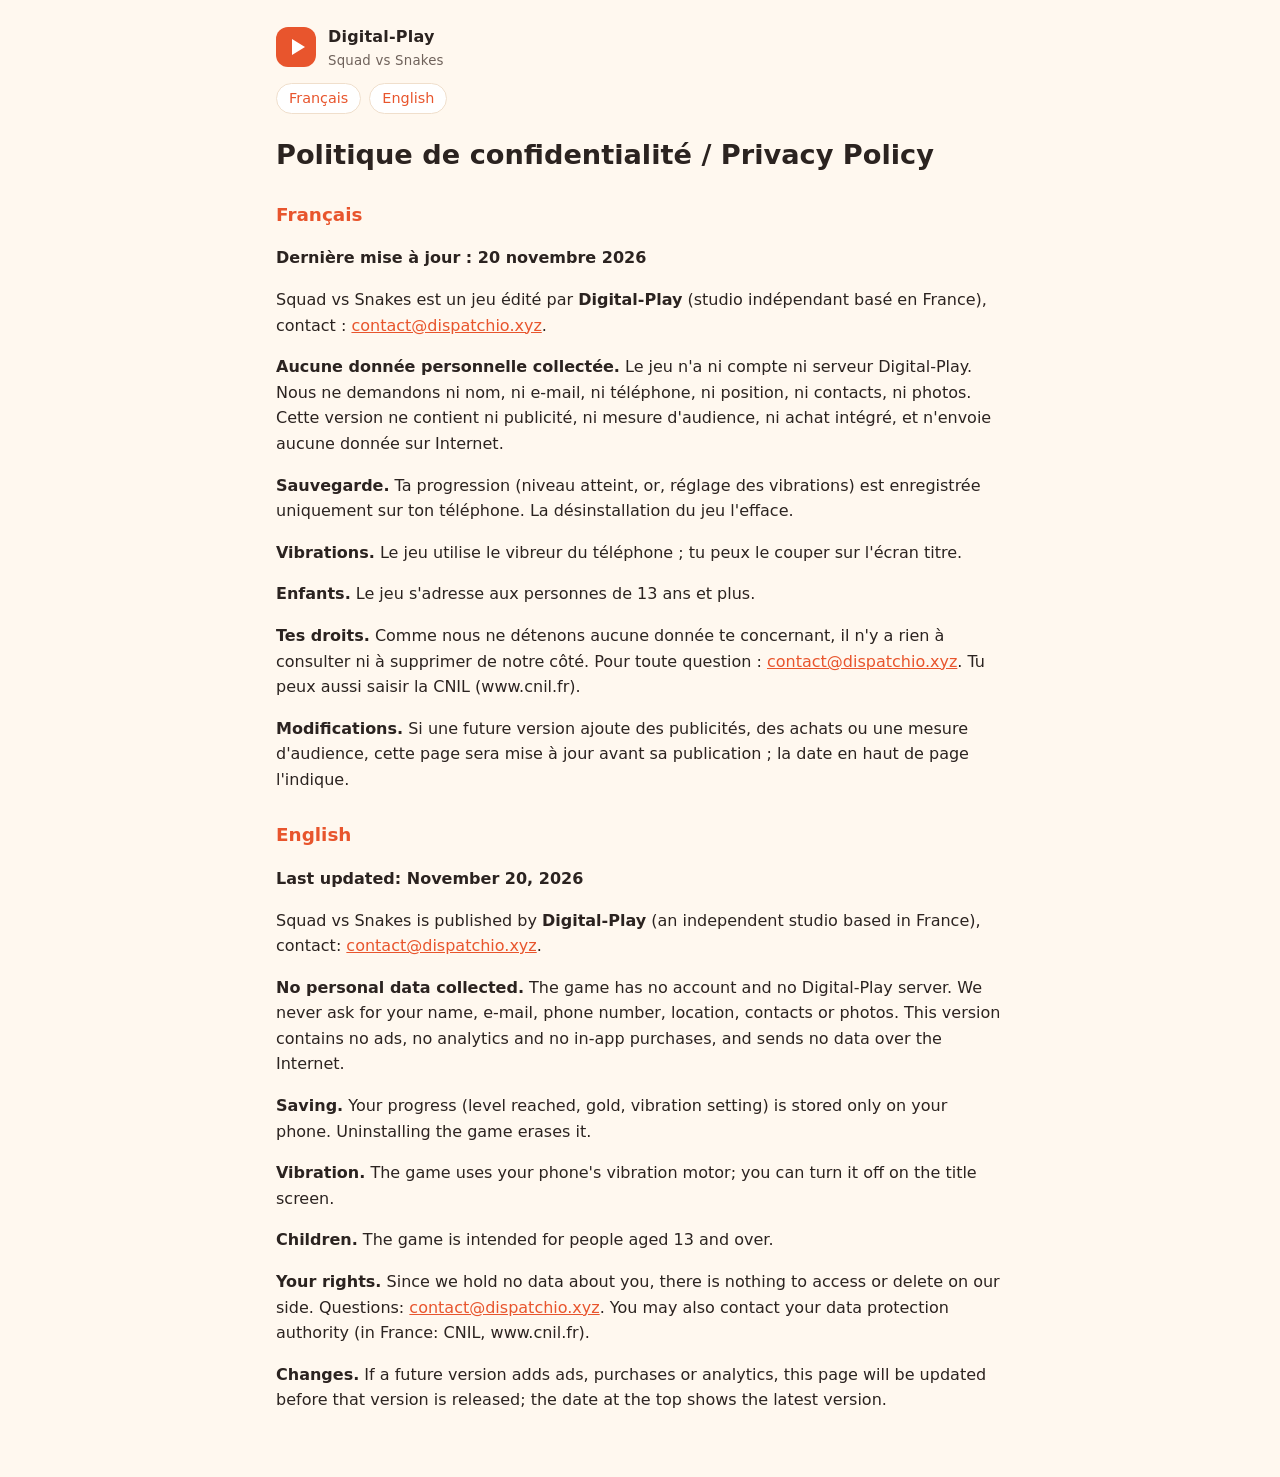
<file: squad-vs-snakes/privacy.html>
<!doctype html>
<html lang="fr">
<head>
<meta charset="utf-8">
<meta name="viewport" content="width=device-width, initial-scale=1">
<title>Confidentialité / Privacy | Squad vs Snakes</title>
<link rel="stylesheet" href="../style.css">
</head>
<body>
<div class="wrap">
<header><div class="logo" aria-hidden="true"></div><div class="brand">Digital-Play<small>Squad vs Snakes</small></div></header>
<nav class="langs"><a href="#fr" hreflang="fr">Français</a> <a href="#en" hreflang="en">English</a></nav>
<h1>Politique de confidentialité / Privacy Policy</h1>
<h2 id="fr">Français</h2>
<p><strong>Dernière mise à jour : 20 novembre 2026</strong></p>
<p>Squad vs Snakes est un jeu édité par <strong>Digital-Play</strong> (studio indépendant basé en France), contact : <a href="mailto:contact@dispatchio.xyz">contact@dispatchio.xyz</a>.</p>
<p><strong>Aucune donnée personnelle collectée.</strong> Le jeu n'a ni compte ni serveur Digital-Play. Nous ne demandons ni nom, ni e-mail, ni téléphone, ni position, ni contacts, ni photos. Cette version ne contient ni publicité, ni mesure d'audience, ni achat intégré, et n'envoie aucune donnée sur Internet.</p>
<p><strong>Sauvegarde.</strong> Ta progression (niveau atteint, or, réglage des vibrations) est enregistrée uniquement sur ton téléphone. La désinstallation du jeu l'efface.</p>
<p><strong>Vibrations.</strong> Le jeu utilise le vibreur du téléphone ; tu peux le couper sur l'écran titre.</p>
<p><strong>Enfants.</strong> Le jeu s'adresse aux personnes de 13 ans et plus.</p>
<p><strong>Tes droits.</strong> Comme nous ne détenons aucune donnée te concernant, il n'y a rien à consulter ni à supprimer de notre côté. Pour toute question : <a href="mailto:contact@dispatchio.xyz">contact@dispatchio.xyz</a>. Tu peux aussi saisir la CNIL (www.cnil.fr).</p>
<p><strong>Modifications.</strong> Si une future version ajoute des publicités, des achats ou une mesure d'audience, cette page sera mise à jour avant sa publication ; la date en haut de page l'indique.</p>
<h2 id="en">English</h2>
<p><strong>Last updated: November 20, 2026</strong></p>
<p>Squad vs Snakes is published by <strong>Digital-Play</strong> (an independent studio based in France), contact: <a href="mailto:contact@dispatchio.xyz">contact@dispatchio.xyz</a>.</p>
<p><strong>No personal data collected.</strong> The game has no account and no Digital-Play server. We never ask for your name, e-mail, phone number, location, contacts or photos. This version contains no ads, no analytics and no in-app purchases, and sends no data over the Internet.</p>
<p><strong>Saving.</strong> Your progress (level reached, gold, vibration setting) is stored only on your phone. Uninstalling the game erases it.</p>
<p><strong>Vibration.</strong> The game uses your phone's vibration motor; you can turn it off on the title screen.</p>
<p><strong>Children.</strong> The game is intended for people aged 13 and over.</p>
<p><strong>Your rights.</strong> Since we hold no data about you, there is nothing to access or delete on our side. Questions: <a href="mailto:contact@dispatchio.xyz">contact@dispatchio.xyz</a>. You may also contact your data protection authority (in France: CNIL, www.cnil.fr).</p>
<p><strong>Changes.</strong> If a future version adds ads, purchases or analytics, this page will be updated before that version is released; the date at the top shows the latest version.</p>
</div>
</body>
</html>
</file>
<file: style.css>
:root{--bg:#fff8ef;--card:#ffffff;--ink:#2b2320;--muted:#6f625b;--accent:#e8552d;--line:#f0dfcc}
@media (prefers-color-scheme:dark){:root{--bg:#1d1916;--card:#27211d;--ink:#f4ece4;--muted:#b9aca2;--accent:#ff7a4f;--line:#3a312b}}
*{box-sizing:border-box}
body{margin:0;background:var(--bg);color:var(--ink);font:16px/1.6 system-ui,-apple-system,"Segoe UI",Roboto,sans-serif}
.wrap{max-width:760px;margin:0 auto;padding:24px 16px 48px}
header{display:flex;align-items:center;gap:12px;margin-bottom:8px}
.logo{width:40px;height:40px;border-radius:12px;background:var(--accent);display:grid;place-items:center;color:#fff;font-weight:800}
.logo:after{content:"";border-left:13px solid #fff;border-top:8px solid transparent;border-bottom:8px solid transparent;margin-left:4px}
.brand{font-weight:800;letter-spacing:.2px}
.brand small{display:block;font-weight:500;color:var(--muted)}
h1{font-size:1.7rem;line-height:1.25;margin:24px 0 4px}
h2{font-size:1.15rem;margin:28px 0 6px;color:var(--accent)}
.meta{color:var(--muted);font-size:.9rem}
.card{background:var(--card);border:1px solid var(--line);border-radius:16px;padding:16px 18px;margin:16px 0}
a{color:var(--accent)}
nav.langs{display:flex;flex-wrap:wrap;gap:8px;margin:12px 0}
nav.langs a{border:1px solid var(--line);border-radius:999px;padding:3px 12px;text-decoration:none;font-size:.9rem;background:var(--card)}
nav.langs a.on{background:var(--accent);color:#fff;border-color:var(--accent)}
ul{padding-left:1.2em}
footer{margin-top:40px;color:var(--muted);font-size:.85rem;border-top:1px solid var(--line);padding-top:12px}
.btns{display:flex;flex-wrap:wrap;gap:10px}
.btn{display:inline-block;background:var(--accent);color:#fff;text-decoration:none;border-radius:12px;padding:10px 16px;font-weight:600}
</file>
